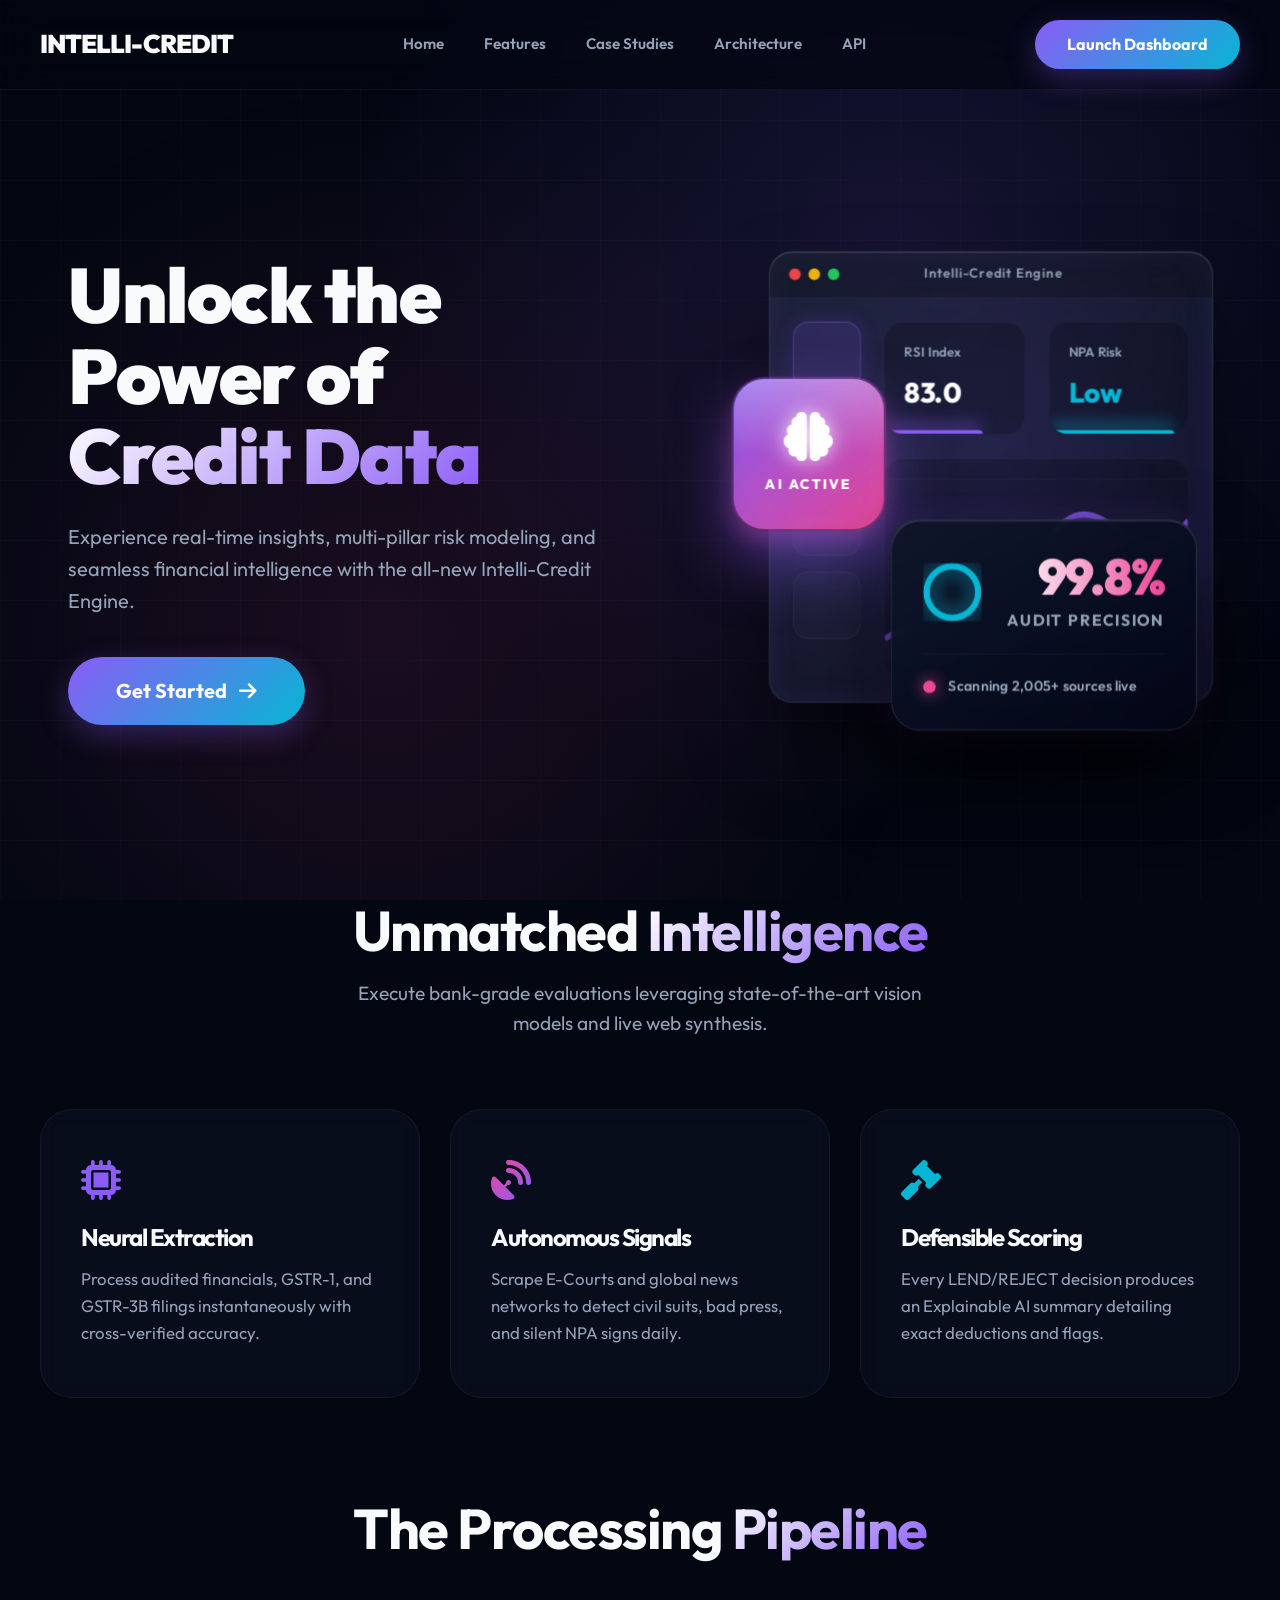
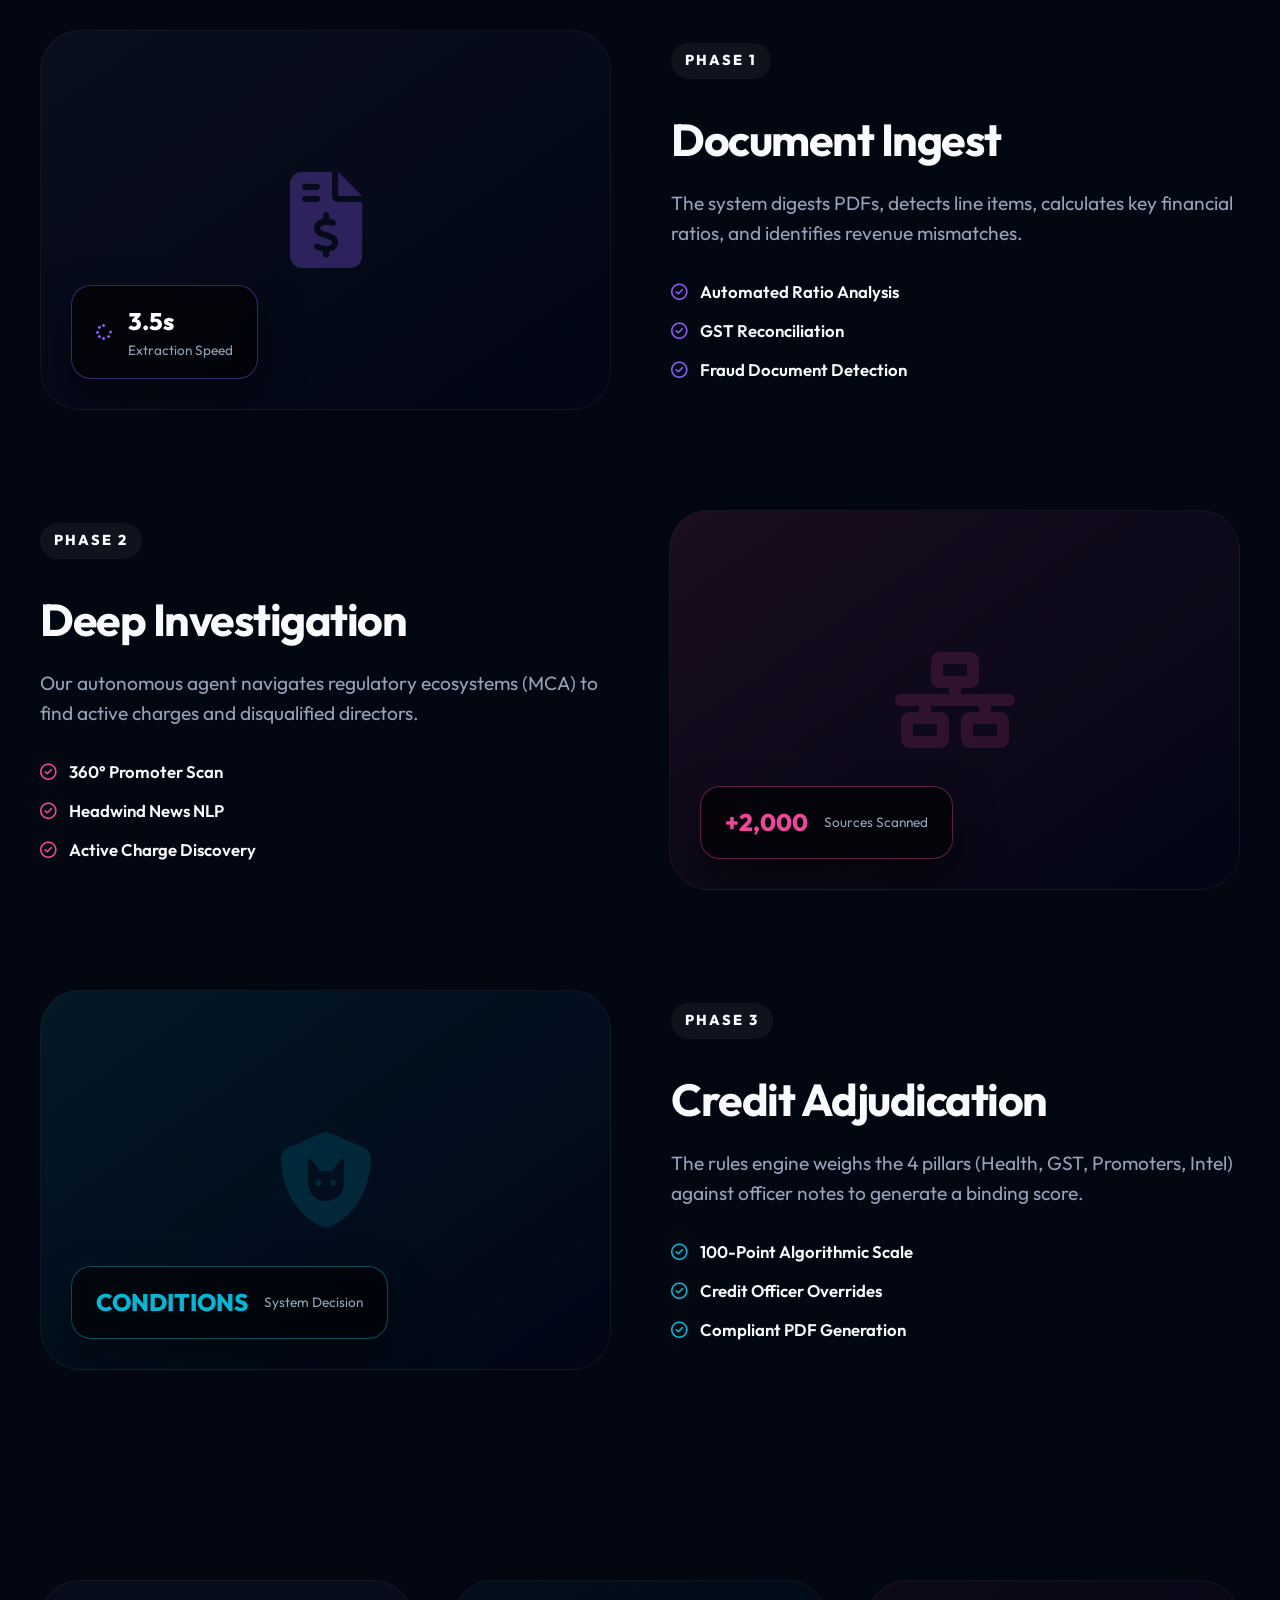
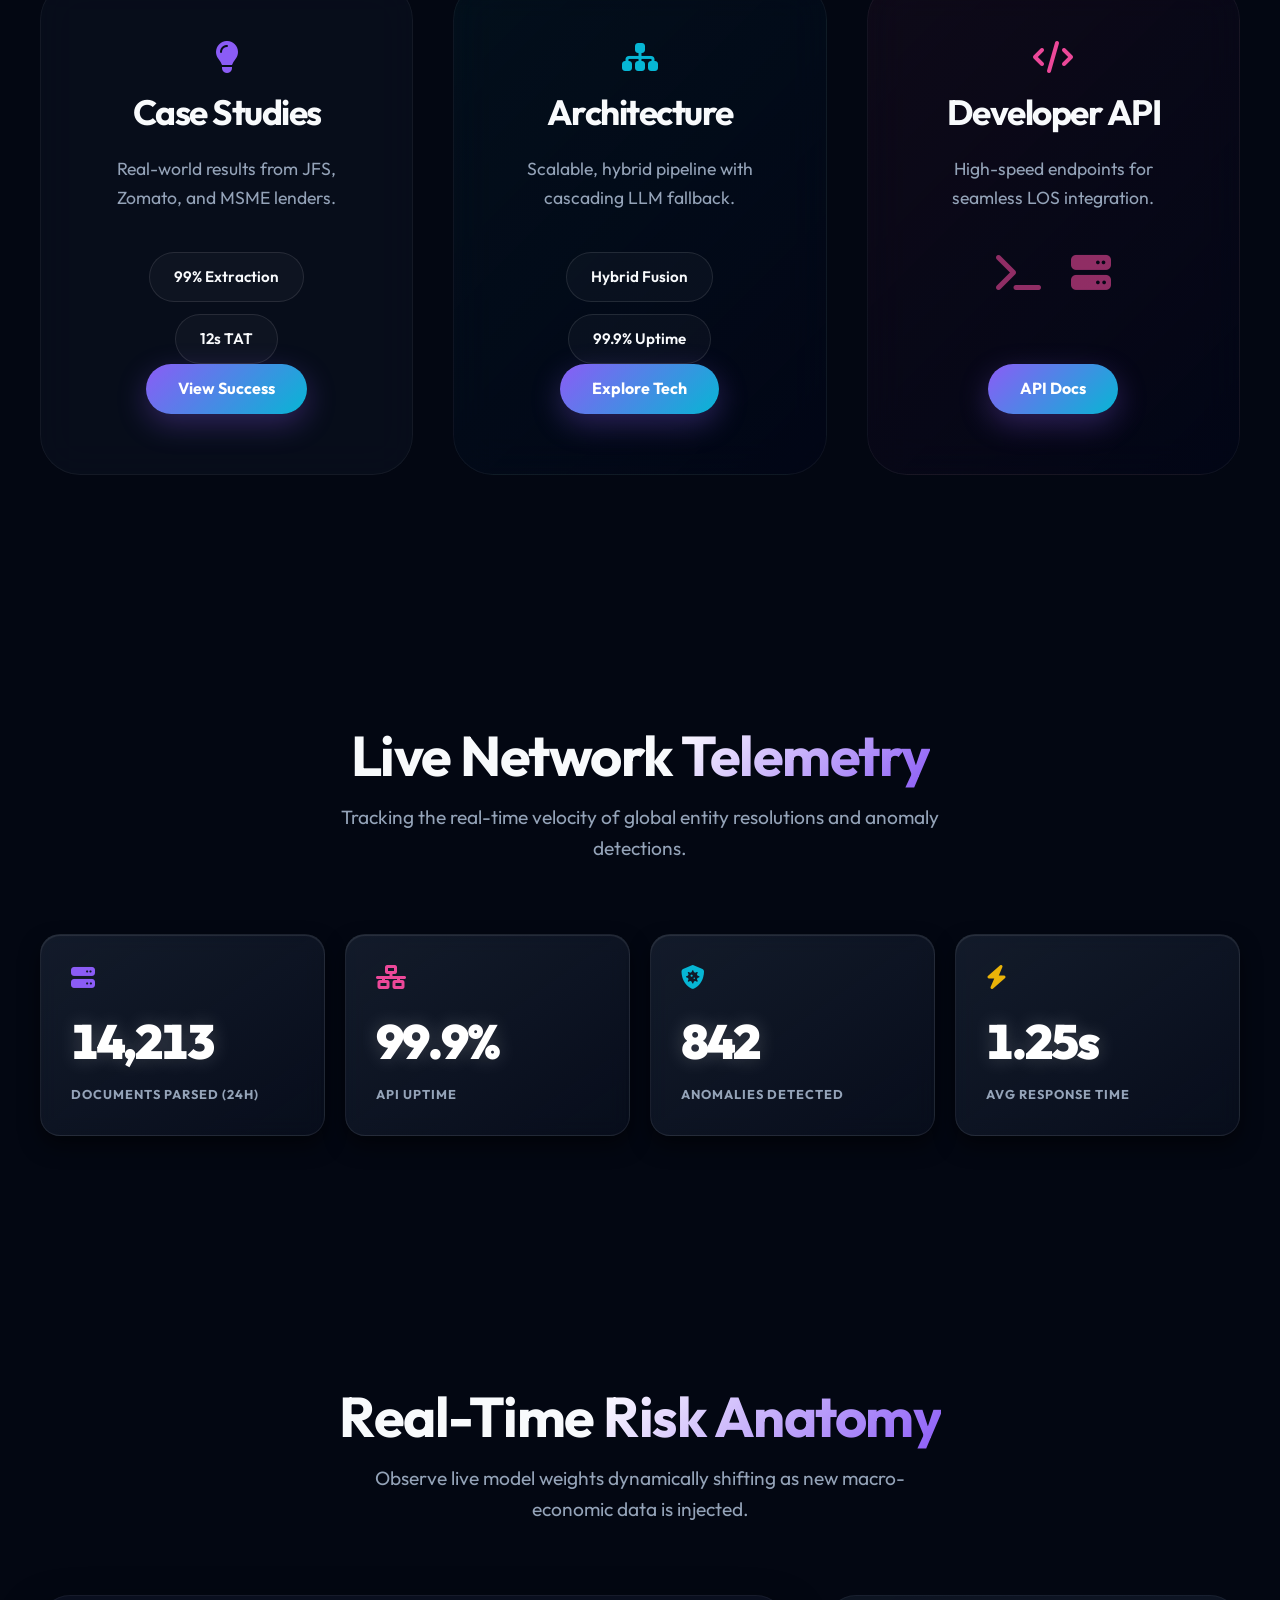
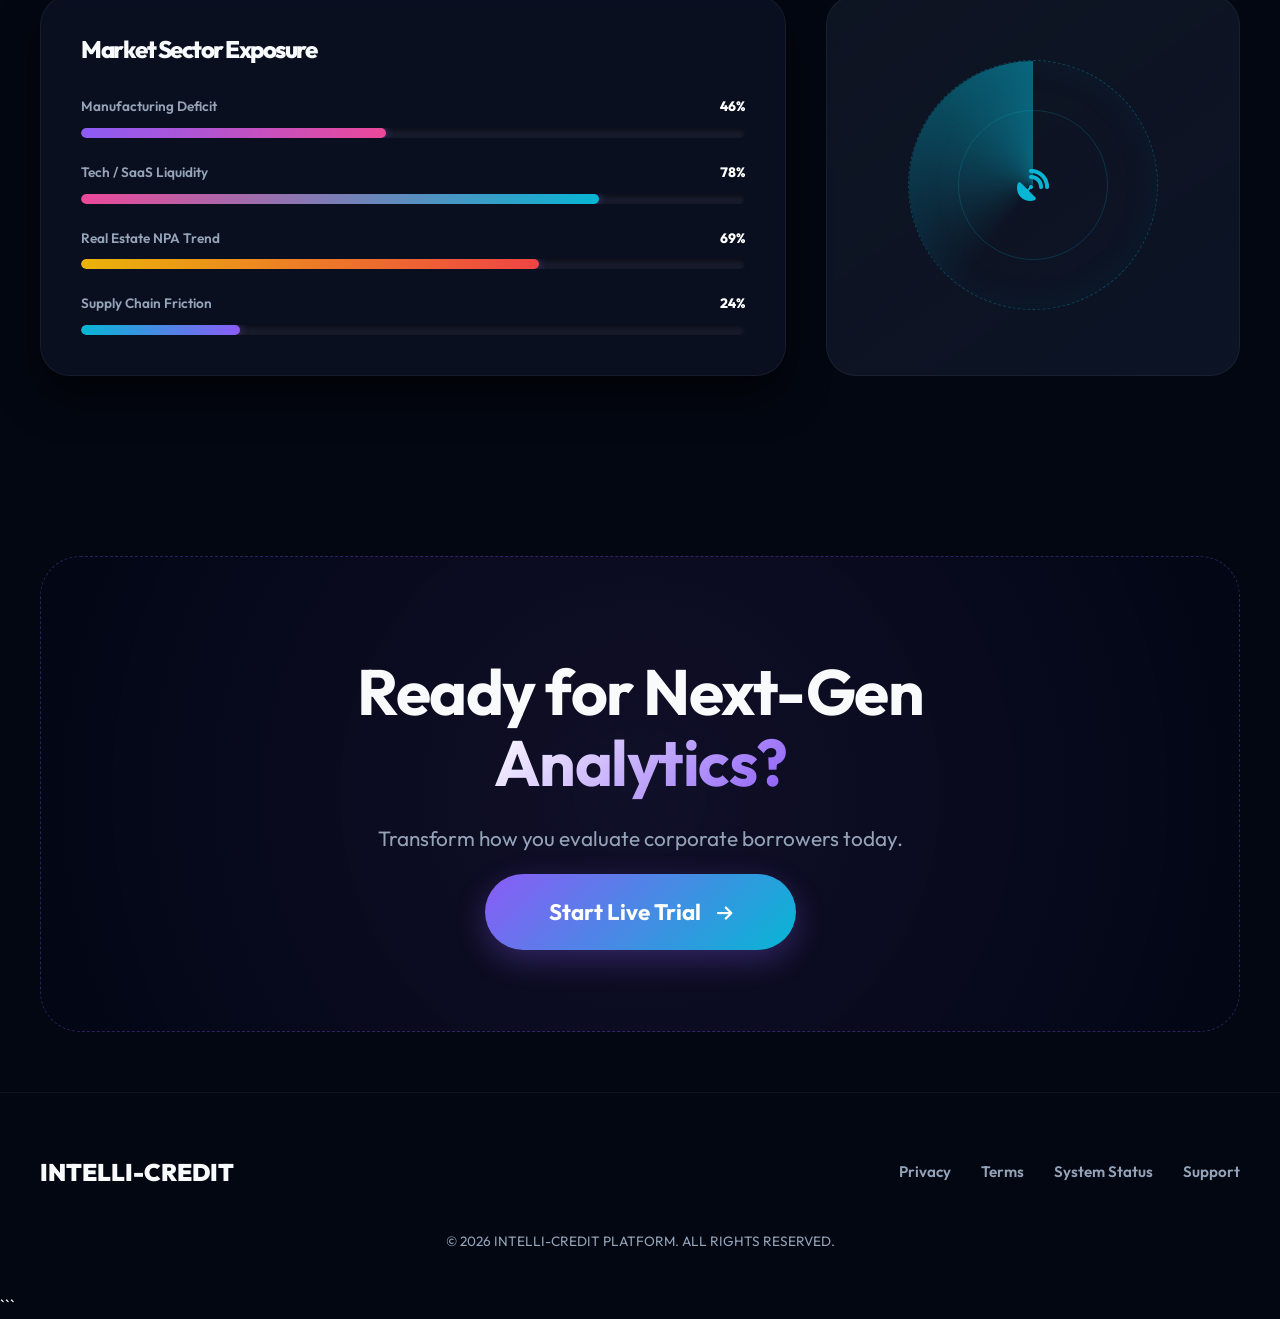
<file: frontend/index.html>
<!DOCTYPE html>
<html lang="en">

<head>
    <meta charset="UTF-8">
    <meta name="viewport" content="width=device-width, initial-scale=1.0">
    <title>Intelli-Credit | The Future of Credit Analytics</title>

    <!-- Modern Typeface -->
    <link rel="preconnect" href="https://fonts.googleapis.com">
    <link rel="preconnect" href="https://fonts.gstatic.com" crossorigin>
    <link href="https://fonts.googleapis.com/css2?family=Outfit:wght@400;600;700;800;900&display=swap" rel="stylesheet">

    <!-- Font Awesome Icons -->
    <link rel="stylesheet" href="https://cdnjs.cloudflare.com/ajax/libs/font-awesome/6.5.1/css/all.min.css">

    <!-- Premium Styles -->
    <link rel="stylesheet" href="landing.css">
</head>

<body>
    <!-- Background Effects -->
    <div class="bg-grid"></div>
    <div class="bg-glow"></div>

    <!-- Navigation -->
    <nav>
        <div class="nav-container">
            <div class="logo">INTELLI-CREDIT</div>
            <div class="nav-items">
                <a href="index.html">Home</a>
                <a href="features.html">Features</a>
                <a href="case-studies.html">Case Studies</a>
                <a href="architecture.html">Architecture</a>
                <a href="api-docs.html">API</a>
            </div>
            <a href="dashboard.html" class="btn-p">Launch Dashboard</a>
        </div>
    </nav>

    <main>
        <!-- 1. Hero Section -->
        <section class="hero">
            <div class="container hero-wrapper reveal">
                <!-- Left: Headings & CTA -->
                <div class="hero-content">
                    <h1>Unlock the <br>Power of <br><span class="grad-t">Credit Data</span></h1>
                    <p>Experience real-time insights, multi-pillar risk modeling, and seamless financial intelligence
                        with the all-new Intelli-Credit Engine.</p>
                    <div style="display: flex; gap: 20px;">
                        <a href="dashboard.html" class="btn-p" style="padding: 18px 48px; font-size: 1.25rem;">Get
                            Started <i class="fa-solid fa-arrow-right" style="margin-left: 8px;"></i></a>
                    </div>
                </div>

                <!-- Right: Floating Abstract Cards Visualizer -->
                <div class="hero-visual">
                    <!-- Base App Card -->
                    <div class="card-main">
                        <!-- Top Header Bar -->
                        <div class="card-main-header">
                            <div class="dots">
                                <span></span><span></span><span></span>
                            </div>
                            <div class="header-title">Intelli-Credit Engine</div>
                        </div>

                        <div class="card-main-body">
                            <!-- Left sidebar mock -->
                            <div class="sidebar-mock">
                                <div class="nav-mock active"></div>
                                <div class="nav-mock"></div>
                                <div class="nav-mock"></div>
                                <div class="nav-mock"></div>
                            </div>
                            <!-- Main content mock -->
                            <div class="content-mock">
                                <div class="stats-row">
                                    <div class="stat-box">
                                        <div class="title">RSI Index</div>
                                        <div class="val">84.2</div>
                                        <div class="sparkline"></div>
                                    </div>
                                    <div class="stat-box">
                                        <div class="title">NPA Risk</div>
                                        <div class="val" style="color: #06b6d4;">Low</div>
                                        <div class="sparkline green"></div>
                                    </div>
                                </div>
                                <div class="chart-mock">
                                    <div class="chart-line"></div>
                                    <div class="chart-line"></div>
                                    <div class="chart-line"></div>
                                    <svg viewBox="0 0 100 50" preserveAspectRatio="none">
                                        <defs>
                                            <linearGradient id="grad2" x1="0%" y1="0%" x2="0%" y2="100%">
                                                <stop offset="0%" style="stop-color:var(--primary);stop-opacity:0.4" />
                                                <stop offset="100%" style="stop-color:var(--primary);stop-opacity:0" />
                                            </linearGradient>
                                        </defs>
                                        <path d="M0,50 L0,40 C20,30 30,50 50,20 C70,-10 80,30 100,10 L100,50 Z"
                                            fill="url(#grad2)"></path>
                                        <path d="M0,40 C20,30 30,50 50,20 C70,-10 80,30 100,10" fill="none"
                                            stroke="var(--primary)" stroke-width="1.5"></path>
                                    </svg>
                                </div>
                            </div>
                        </div>
                    </div>

                    <!-- Vibrant Floating Accent Shape -->
                    <div class="card-accent">
                        <div class="accent-glass">
                            <i class="fa-solid fa-brain"></i>
                            <div class="accent-text">AI ACTIVE</div>
                        </div>
                    </div>

                    <!-- Front Floating Data Card -->
                    <div class="card-data">
                        <div class="card-data-top">
                            <div class="ring-chart">
                                <svg viewBox="0 0 36 36">
                                    <path class="circle-bg"
                                        d="M18 2.0845 a 15.9155 15.9155 0 0 1 0 31.831 a 15.9155 15.9155 0 0 1 0 -31.831" />
                                    <path class="circle" stroke-dasharray="99.8, 100"
                                        d="M18 2.0845 a 15.9155 15.9155 0 0 1 0 31.831 a 15.9155 15.9155 0 0 1 0 -31.831" />
                                </svg>
                            </div>
                            <div style="text-align: right;">
                                <div class="val">99.8%</div>
                                <div class="lbl">Audit Precision</div>
                            </div>
                        </div>
                        <div class="card-data-bottom">
                            <div class="pulse-dot"></div>
                            <span>Scanning 2,000+ sources live</span>
                        </div>
                    </div>
                </div>
            </div>
        </section>

        <!-- 2. Core Pillars / Features -->
        <section class="container" id="features">
            <div class="sec-title reveal">
                <h2>Unmatched <span class="grad-t">Intelligence</span></h2>
                <p>Execute bank-grade evaluations leveraging state-of-the-art vision models and live web synthesis.</p>
            </div>

            <div class="features-grid">
                <div class="feat-card reveal">
                    <i class="fa-solid fa-microchip feat-icon-1"></i>
                    <h3>Neural Extraction</h3>
                    <p>Process audited financials, GSTR-1, and GSTR-3B filings instantaneously with cross-verified
                        accuracy.</p>
                </div>

                <div class="feat-card reveal" style="transition-delay: 0.1s;">
                    <i class="fa-solid fa-satellite-dish feat-icon-2"></i>
                    <h3>Autonomous Signals</h3>
                    <p>Scrape E-Courts and global news networks to detect civil suits, bad press, and silent NPA signs
                        daily.</p>
                </div>

                <div class="feat-card reveal" style="transition-delay: 0.2s;">
                    <i class="fa-solid fa-gavel feat-icon-3"></i>
                    <h3>Defensible Scoring</h3>
                    <p>Every LEND/REJECT decision produces an Explainable AI summary detailing exact deductions and
                        flags.</p>
                </div>
            </div>
        </section>

        <!-- 3. Orchestration Workflow -->
        <section class="container" style="margin-top: 100px;" id="architecture">
            <div class="sec-title reveal">
                <h2>The Processing <span class="grad-t">Pipeline</span></h2>
            </div>

            <div class="workflow-row reveal">
                <div class="workflow-text">
                    <span>PHASE 1</span>
                    <h3>Document Ingest</h3>
                    <p>The system digests PDFs, detects line items, calculates key financial ratios, and identifies
                        revenue mismatches.</p>
                    <ul class="workflow-list">
                        <li><i class="fa-regular fa-circle-check" style="color: var(--primary);"></i> Automated Ratio
                            Analysis</li>
                        <li><i class="fa-regular fa-circle-check" style="color: var(--primary);"></i> GST Reconciliation
                        </li>
                        <li><i class="fa-regular fa-circle-check" style="color: var(--primary);"></i> Fraud Document
                            Detection</li>
                    </ul>
                </div>
                <div class="workflow-visual">
                    <i class="fa-solid fa-file-invoice-dollar viz-icon" style="color: var(--primary);"></i>
                    <div class="viz-badge" style="border-color: rgba(139, 92, 246, 0.4);">
                        <i class="fa-solid fa-spinner fa-spin" style="color: var(--primary);"></i>
                        <div>
                            <div class="val" style="color: #fff;">3.5s</div>
                            <div class="lbl">Extraction Speed</div>
                        </div>
                    </div>
                </div>
            </div>

            <div class="workflow-row reveal">
                <div class="workflow-text">
                    <span>PHASE 2</span>
                    <h3>Deep Investigation</h3>
                    <p>Our autonomous agent navigates regulatory ecosystems (MCA) to find active charges and
                        disqualified directors.</p>
                    <ul class="workflow-list">
                        <li><i class="fa-regular fa-circle-check" style="color: var(--secondary);"></i> 360° Promoter
                            Scan</li>
                        <li><i class="fa-regular fa-circle-check" style="color: var(--secondary);"></i> Headwind News
                            NLP</li>
                        <li><i class="fa-regular fa-circle-check" style="color: var(--secondary);"></i> Active Charge
                            Discovery</li>
                    </ul>
                </div>
                <div class="workflow-visual"
                    style="background: linear-gradient(145deg, rgba(236, 72, 153, 0.1), rgba(2, 6, 23, 0.8));">
                    <i class="fa-solid fa-network-wired viz-icon" style="color: var(--secondary); opacity: 0.15;"></i>
                    <div class="viz-badge" style="border-color: rgba(236, 72, 153, 0.4);">
                        <div class="val" style="color: var(--secondary);">+2,000</div>
                        <div class="lbl">Sources Scanned</div>
                    </div>
                </div>
            </div>

            <div class="workflow-row reveal">
                <div class="workflow-text">
                    <span>PHASE 3</span>
                    <h3>Credit Adjudication</h3>
                    <p>The rules engine weighs the 4 pillars (Health, GST, Promoters, Intel) against officer notes to
                        generate a binding score.</p>
                    <ul class="workflow-list">
                        <li><i class="fa-regular fa-circle-check" style="color: var(--accent);"></i> 100-Point
                            Algorithmic Scale</li>
                        <li><i class="fa-regular fa-circle-check" style="color: var(--accent);"></i> Credit Officer
                            Overrides</li>
                        <li><i class="fa-regular fa-circle-check" style="color: var(--accent);"></i> Compliant PDF
                            Generation</li>
                    </ul>
                </div>
                <div class="workflow-visual"
                    style="background: linear-gradient(145deg, rgba(6, 182, 212, 0.1), rgba(2, 6, 23, 0.8));">
                    <i class="fa-solid fa-shield-cat viz-icon" style="color: var(--accent); opacity: 0.15;"></i>
                    <div class="viz-badge" style="border-color: rgba(6, 182, 212, 0.4);">
                        <div class="val" style="color: var(--accent);">CONDITIONS</div>
                        <div class="lbl">System Decision</div>
                    </div>
                </div>
            </div>
        </section>

        <!-- 4. Ecosystem & Security -->
        <section class="container" style="padding-top: 50px;" id="case-studies">
            <div class="dual-section reveal" style="grid-template-columns: repeat(3, 1fr);">
                <!-- Use Cases Panel -->
                <div class="sub-panel glass-card">
                    <i class="fa-solid fa-lightbulb"
                        style="color: var(--primary); font-size: 2rem; margin-bottom: 20px;"></i>
                    <h3>Case Studies</h3>
                    <p>Real-world results from JFS, Zomato, and MSME lenders.</p>
                    <div class="ind-tags">
                        <div class="ind-tag">99% Extraction</div>
                        <div class="ind-tag">12s TAT</div>
                    </div>
                    <a href="case-studies.html" class="btn-p">View Success</a>
                </div>

                <!-- Architecture Panel -->
                <div class="sub-panel glass-card" id="architecture-teaser"
                    style="background: linear-gradient(135deg, rgba(6, 182, 212, 0.05), rgba(2, 6, 23, 0.8));">
                    <i class="fa-solid fa-sitemap"
                        style="color: var(--accent); font-size: 2rem; margin-bottom: 20px;"></i>
                    <h3>Architecture</h3>
                    <p>Scalable, hybrid pipeline with cascading LLM fallback.</p>
                    <div class="ind-tags">
                        <div class="ind-tag">Hybrid Fusion</div>
                        <div class="ind-tag">99.9% Uptime</div>
                    </div>
                    <a href="architecture.html" class="btn-p">Explore Tech</a>
                </div>

                <!-- API Panel -->
                <div class="sub-panel glass-card" id="api"
                    style="background: linear-gradient(135deg, rgba(236, 72, 153, 0.05), rgba(2, 6, 23, 0.8));">
                    <i class="fa-solid fa-code"
                        style="color: var(--secondary); font-size: 2rem; margin-bottom: 20px;"></i>
                    <h3>Developer API</h3>
                    <p>High-speed endpoints for seamless LOS integration.</p>
                    <div class="sec-icons" style="margin-bottom: 20px;">
                        <i class="fa-solid fa-terminal" style="color: var(--secondary);"></i>
                        <i class="fa-solid fa-server" style="color: var(--secondary);"></i>
                    </div>
                    <a href="api-docs.html" class="btn-p">API Docs</a>
                </div>
            </div>
        </section>

        <!-- 5. Live Global Telemetry -->
        <section class="container" style="padding-top: 250px;">
            <div class="sec-title reveal">
                <h2>Live Network <span class="grad-t">Telemetry</span></h2>
                <p>Tracking the real-time velocity of global entity resolutions and anomaly detections.</p>
            </div>
            <div class="telemetry-grid reveal">
                <div class="tel-card">
                    <i class="fa-solid fa-server" style="color: var(--primary); font-size: 1.5rem;"></i>
                    <div class="tel-val" id="tel-docs">14,209</div>
                    <div class="tel-lbl">Documents Parsed (24h)</div>
                </div>
                <div class="tel-card">
                    <i class="fa-solid fa-network-wired" style="color: var(--secondary); font-size: 1.5rem;"></i>
                    <div class="tel-val" id="tel-api">99.9%</div>
                    <div class="tel-lbl">API Uptime</div>
                </div>
                <div class="tel-card">
                    <i class="fa-solid fa-shield-virus" style="color: var(--accent); font-size: 1.5rem;"></i>
                    <div class="tel-val" id="tel-fraud">842</div>
                    <div class="tel-lbl">Anomalies Detected</div>
                </div>
                <div class="tel-card">
                    <i class="fa-solid fa-bolt" style="color: #eab308; font-size: 1.5rem;"></i>
                    <div class="tel-val" id="tel-speed">1.4s</div>
                    <div class="tel-lbl">Avg Response Time</div>
                </div>
            </div>
        </section>

        <!-- 6. Real-Time Risk Anatomy -->
        <section class="container" style="padding-top: 250px; padding-bottom: 100px;">
            <div class="sec-title reveal">
                <h2>Real-Time <span class="grad-t">Risk Anatomy</span></h2>
                <p>Observe live model weights dynamically shifting as new macro-economic data is injected.</p>
            </div>

            <div class="risk-row reveal">
                <div class="risk-chart-panel">
                    <h3 style="font-size: 1.5rem; font-weight: 800; margin-bottom: 10px;">Market Sector Exposure</h3>
                    <div class="data-bar-wrap">
                        <div class="d-label"><span>Manufacturing Deficit</span><span class="d-val"
                                id="db-val-1">42%</span></div>
                        <div class="d-track">
                            <div class="d-fill" id="df-1" style="width: 42%;"></div>
                        </div>
                    </div>
                    <div class="data-bar-wrap">
                        <div class="d-label"><span>Tech / SaaS Liquidity</span><span class="d-val"
                                id="db-val-2">78%</span></div>
                        <div class="d-track">
                            <div class="d-fill" id="df-2"
                                style="width: 78%; background: linear-gradient(90deg, var(--secondary), var(--accent));">
                            </div>
                        </div>
                    </div>
                    <div class="data-bar-wrap">
                        <div class="d-label"><span>Real Estate NPA Trend</span><span class="d-val"
                                id="db-val-3">61%</span></div>
                        <div class="d-track">
                            <div class="d-fill" id="df-3"
                                style="width: 61%; background: linear-gradient(90deg, #eab308, #ef4444);"></div>
                        </div>
                    </div>
                    <div class="data-bar-wrap">
                        <div class="d-label"><span>Supply Chain Friction</span><span class="d-val"
                                id="db-val-4">24%</span></div>
                        <div class="d-track">
                            <div class="d-fill" id="df-4"
                                style="width: 24%; background: linear-gradient(90deg, var(--accent), var(--primary));">
                            </div>
                        </div>
                    </div>
                </div>

                <div class="risk-map-panel">
                    <div class="radar-container">
                        <div class="radar"></div>
                        <div class="radar-circle-inner"></div>
                        <div class="radar-dot dot-1"></div>
                        <div class="radar-dot dot-2"></div>
                        <div class="radar-dot dot-3"></div>
                        <i class="fa-solid fa-satellite-dish" style="color: var(--accent); font-size: 2rem;"></i>
                    </div>
                </div>
            </div>
        </section>

        <!-- 5. Bottom CTA -->
        <section class="container">
            <div class="cta-box reveal">
                <h2>Ready for Next-Gen <br><span class="grad-t">Analytics?</span></h2>
                <p>Transform how you evaluate corporate borrowers today.</p>
                <a href="dashboard.html" class="btn-p" style="padding: 24px 64px; font-size: 1.4rem;">Start Live Trial
                    <i class="fa-solid fa-arrow-right" style="margin-left: 12px; font-size: 1.1rem;"></i></a>
            </div>
        </section>
    </main>

    <!-- Footer -->
    <footer>
        <div class="footer-wrap">
            <div class="f-logo">INTELLI-CREDIT</div>
            <div class="f-links">
                <span>Privacy</span>
                <span>Terms</span>
                <span>System Status</span>
                <span>Support</span>
            </div>
        </div>
        <div class="f-copy">&copy; 2026 INTELLI-CREDIT PLATFORM. ALL RIGHTS RESERVED.</div>
    </footer>

    <!-- Animations Script -->
    <script>
        const observer = new IntersectionObserver((entries) => {
            entries.forEach(entry => {
                if (entry.isIntersecting) {
                    entry.target.classList.add('visible');
                }
            });
        }, { threshold: 0.1 });

        document.querySelectorAll('.reveal, .reveal-left, .reveal-right').forEach(el => observer.observe(el));

        // 3D Parallax Mouse Tracking for Hero Visual Elements
        const heroVisual = document.querySelector('.hero-visual');
        if (heroVisual) {
            heroVisual.addEventListener('mouseenter', () => {
                heroVisual.classList.add('tracking');
            });

            heroVisual.addEventListener('mousemove', (e) => {
                const rect = heroVisual.getBoundingClientRect();
                const x = e.clientX - rect.left - (rect.width / 2);
                const y = e.clientY - rect.top - (rect.height / 2);

                // Calculate tilt limits (max 15 degrees)
                const xAxis = -(y / rect.height) * 20;
                const yAxis = (x / rect.width) * 20;

                heroVisual.style.transform = `rotateX(${xAxis}deg) rotateY(${yAxis}deg)`;
            });

            heroVisual.addEventListener('mouseleave', () => {
                heroVisual.classList.remove('tracking');
                heroVisual.style.transform = `rotateX(0deg) rotateY(0deg)`;
            });

            // Live Telemetry Number Simulation (Hero)
            setInterval(() => {
                // Update RSI Index
                const rsi = document.querySelector('.stats-row .stat-box:nth-child(1) .val');
                if (rsi) rsi.innerText = (82 + Math.random() * 5).toFixed(1);

                // Update Scanned Sources Counter
                const sourcesNode = document.querySelector('.card-data-bottom span');
                if (sourcesNode) {
                    let text = sourcesNode.innerText;
                    let currentCount = parseInt(text.replace(/[^0-9]/g, '')) || 2041;
                    if (currentCount > 50000) currentCount = 2041; // reset loop guard
                    currentCount += Math.floor(Math.random() * 9) + 1;
                    sourcesNode.innerText = `Scanning ${currentCount.toLocaleString()}+ sources live`;
                }
            }, 1800);
        }

        // Live Global Telemetry Animations (Section 5)
        let docCount = 14209;
        let anomalyCount = 842;
        setInterval(() => {
            docCount += Math.floor(Math.random() * 5);
            const tDocs = document.getElementById('tel-docs');
            if (tDocs) tDocs.innerText = docCount.toLocaleString();

            const tSpeed = document.getElementById('tel-speed');
            if (tSpeed) tSpeed.innerText = (1.2 + Math.random() * 0.4).toFixed(2) + 's';

            if (Math.random() > 0.8) {
                anomalyCount += 1;
                const tFraud = document.getElementById('tel-fraud');
                if (tFraud) tFraud.innerText = anomalyCount.toLocaleString();
            }
        }, 1100);

        // Real Time Risk Anatomy Bars (Section 6)
        setInterval(() => {
            const dataBars = [
                { id: 1, base: 42, variance: 7 },
                { id: 2, base: 78, variance: 5 },
                { id: 3, base: 61, variance: 9 },
                { id: 4, base: 24, variance: 4 }
            ];

            dataBars.forEach(bar => {
                const shift = (Math.random() * bar.variance * 2) - bar.variance;
                const newVal = Math.round(bar.base + shift);

                const dbVal = document.getElementById(`db-val-${bar.id}`);
                const dbFill = document.getElementById(`df-${bar.id}`);

                if (dbVal && dbFill) {
                    dbVal.innerText = newVal + '%';
                    dbFill.style.width = newVal + '%';
                }
            });
        }, 2500);
    </script>
</body>

</html>
```
</file>
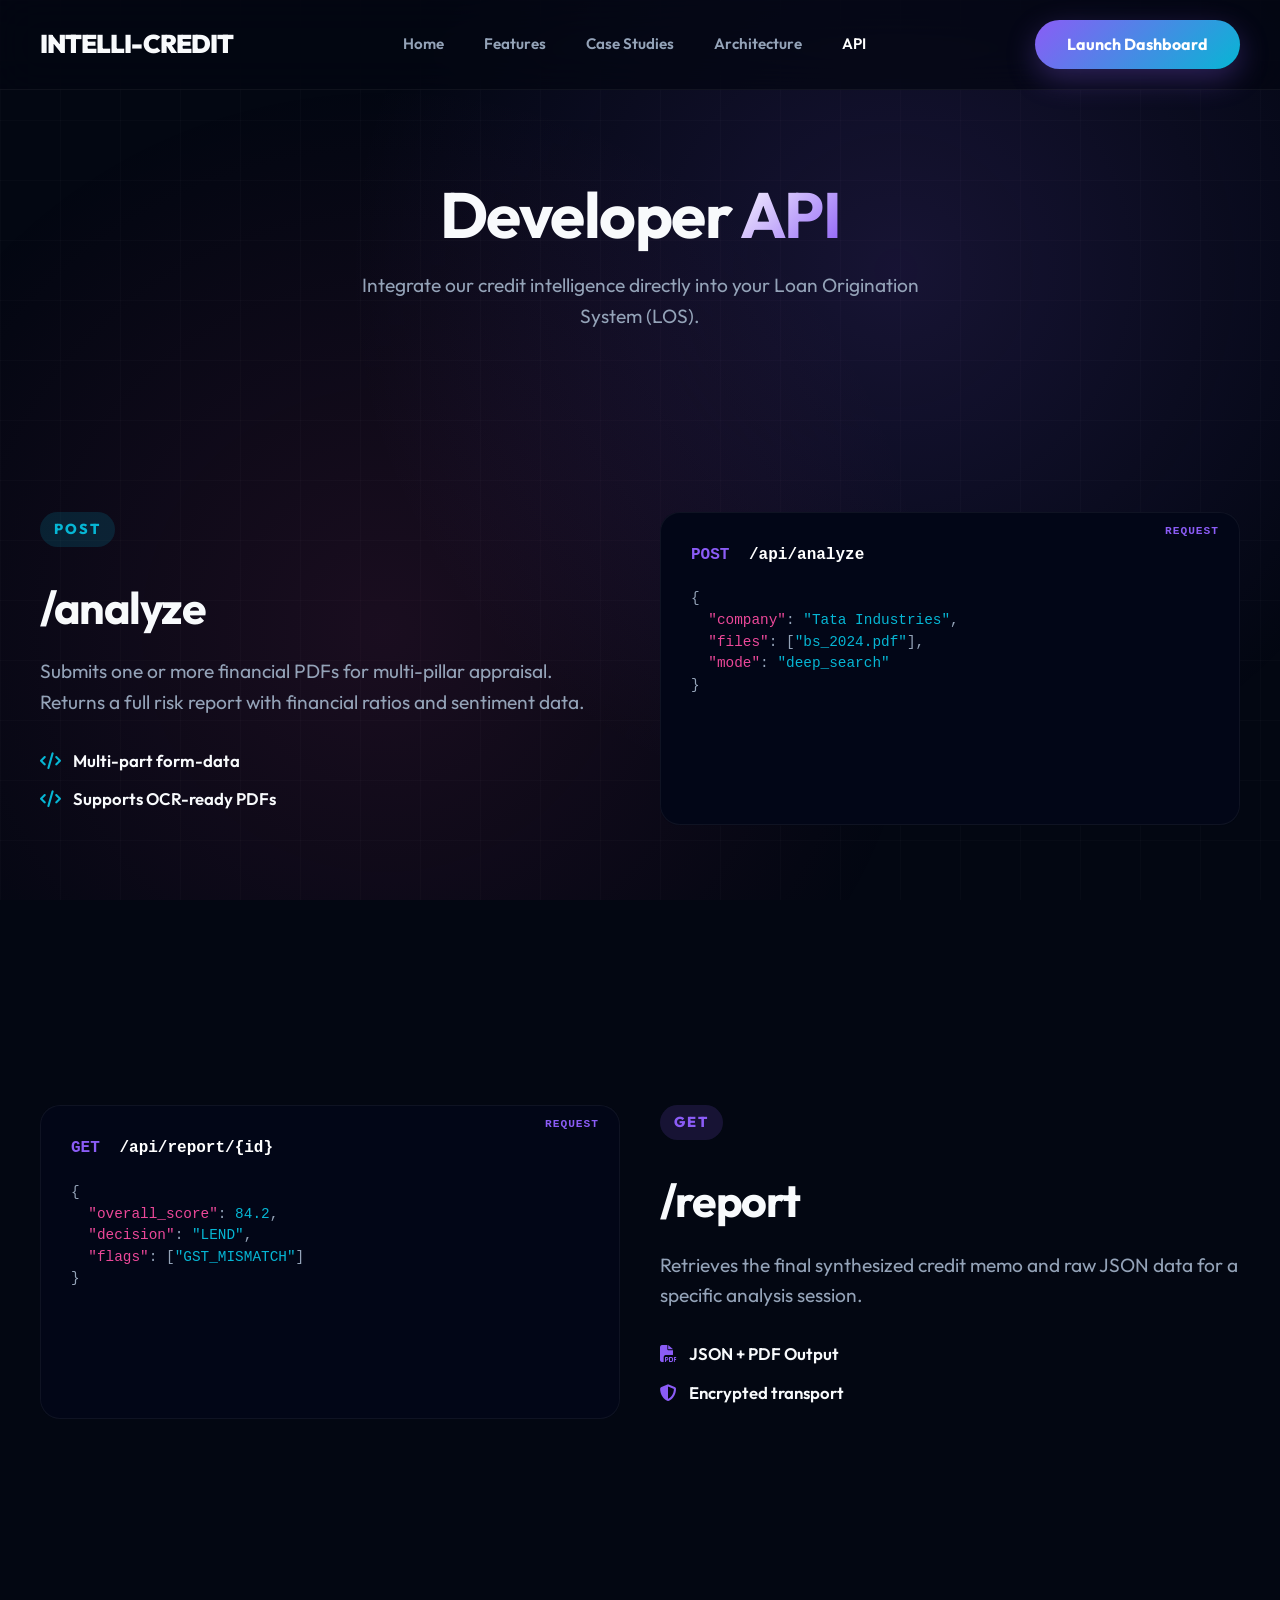
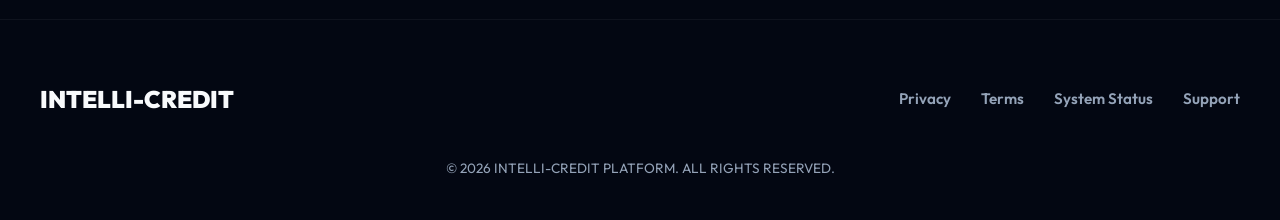
<file: frontend/api-docs.html>
<!DOCTYPE html>
<html lang="en">

<head>
    <meta charset="UTF-8">
    <meta name="viewport" content="width=device-width, initial-scale=1.0">
    <title>API Documentation | Intelli-Credit</title>
    <link href="https://fonts.googleapis.com/css2?family=Outfit:wght@400;600;700;800;900&display=swap" rel="stylesheet">
    <link rel="stylesheet" href="https://cdnjs.cloudflare.com/ajax/libs/font-awesome/6.5.1/css/all.min.css">
    <link rel="stylesheet" href="landing.css">
    <style>
        .api-grid {
            display: grid;
            grid-template-columns: 1fr 1fr;
            gap: 40px;
            margin-top: 60px;
        }

        .code-block {
            background: #020617;
            border: 1px solid rgba(255, 255, 255, 0.05);
            border-radius: 20px;
            padding: 30px;
            font-family: 'Courier New', Courier, monospace;
            color: #94a3b8;
            overflow-x: auto;
            position: relative;
        }

        .code-block::before {
            content: "REQUEST";
            position: absolute;
            top: 10px;
            right: 20px;
            font-size: 0.7rem;
            font-weight: 800;
            color: var(--primary);
            letter-spacing: 1px;
        }

        .method {
            color: var(--primary);
            font-weight: 800;
            margin-right: 10px;
        }

        .endpoint {
            color: #fff;
            font-weight: 700;
        }

        pre {
            margin-top: 20px;
            font-size: 0.9rem;
            line-height: 1.5;
        }

        .key {
            color: var(--secondary);
        }

        .string {
            color: var(--accent);
        }
    </style>
</head>

<body>
    <div class="bg-grid"></div>
    <div class="bg-glow"></div>

    <nav>
        <div class="nav-container">
            <div class="logo"><a href="index.html">INTELLI-CREDIT</a></div>
            <div class="nav-items">
                <a href="index.html">Home</a>
                <a href="features.html">Features</a>
                <a href="case-studies.html">Case Studies</a>
                <a href="architecture.html">Architecture</a>
                <a href="api-docs.html" style="color:#fff;">API</a>
            </div>
            <a href="dashboard.html" class="btn-p">Launch Dashboard</a>
        </div>
    </nav>

    <main class="container feature-page" style="padding-top: 180px;">
        <div class="sec-title reveal visible">
            <h1 style="font-size: 4rem; margin-bottom: 20px;">Developer <span class="grad-t">API</span></h1>
            <p>Integrate our credit intelligence directly into your Loan Origination System (LOS).</p>
        </div>

        <section id="appraise" style="padding-top: 50px;">
            <div class="api-grid">
                <div class="workflow-text reveal-left visible" style="text-align: left;">
                    <span style="background: rgba(6, 182, 212, 0.15); color: var(--accent);">POST</span>
                    <h3>/analyze</h3>
                    <p>Submits one or more financial PDFs for multi-pillar appraisal. Returns a full risk report with
                        financial ratios and sentiment data.</p>
                    <ul class="workflow-list">
                        <li><i class="fa-solid fa-code" style="color: var(--accent);"></i> Multi-part form-data</li>
                        <li><i class="fa-solid fa-code" style="color: var(--accent);"></i> Supports OCR-ready PDFs</li>
                    </ul>
                </div>
                <div class="code-block glass-card reveal-right visible">
                    <div><span class="method">POST</span> <span class="endpoint">/api/analyze</span></div>
                    <pre>
{
  <span class="key">"company"</span>: <span class="string">"Tata Industries"</span>,
  <span class="key">"files"</span>: [<span class="string">"bs_2024.pdf"</span>],
  <span class="key">"mode"</span>: <span class="string">"deep_search"</span>
}
                    </pre>
                </div>
            </div>
        </section>

        <section id="status" style="padding-top: 100px; padding-bottom: 100px;">
            <div class="api-grid">
                <div class="code-block glass-card reveal-left visible" style="order: 1;">
                    <div><span class="method">GET</span> <span class="endpoint">/api/report/{id}</span></div>
                    <pre>
{
  <span class="key">"overall_score"</span>: <span class="string">84.2</span>,
  <span class="key">"decision"</span>: <span class="string">"LEND"</span>,
  <span class="key">"flags"</span>: [<span class="string">"GST_MISMATCH"</span>]
}
                    </pre>
                </div>
                <div class="workflow-text reveal-right visible" style="text-align: left; order: 2;">
                    <span style="background: rgba(139, 92, 246, 0.15); color: var(--primary);">GET</span>
                    <h3>/report</h3>
                    <p>Retrieves the final synthesized credit memo and raw JSON data for a specific analysis session.
                    </p>
                    <ul class="workflow-list">
                        <li><i class="fa-solid fa-file-pdf" style="color: var(--primary);"></i> JSON + PDF Output</li>
                        <li><i class="fa-solid fa-shield-halved" style="color: var(--primary);"></i> Encrypted transport
                        </li>
                    </ul>
                </div>
            </div>
        </section>
    </main>

    <footer style="margin-top: 100px;">
        <div class="footer-wrap">
            <div class="f-logo">INTELLI-CREDIT</div>
            <div class="f-links">
                <span>Privacy</span>
                <span>Terms</span>
                <span>System Status</span>
                <span>Support</span>
            </div>
        </div>
        <div class="f-copy">&copy; 2026 INTELLI-CREDIT PLATFORM. ALL RIGHTS RESERVED.</div>
    </footer>

    <script>
        const observer = new IntersectionObserver((entries) => {
            entries.forEach(entry => {
                if (entry.isIntersecting) {
                    entry.target.classList.add('visible');
                }
            });
        }, { threshold: 0.1 });
        document.querySelectorAll('.reveal, .reveal-left, .reveal-right').forEach(el => observer.observe(el));
    </script>
</body>

</html>
</file>
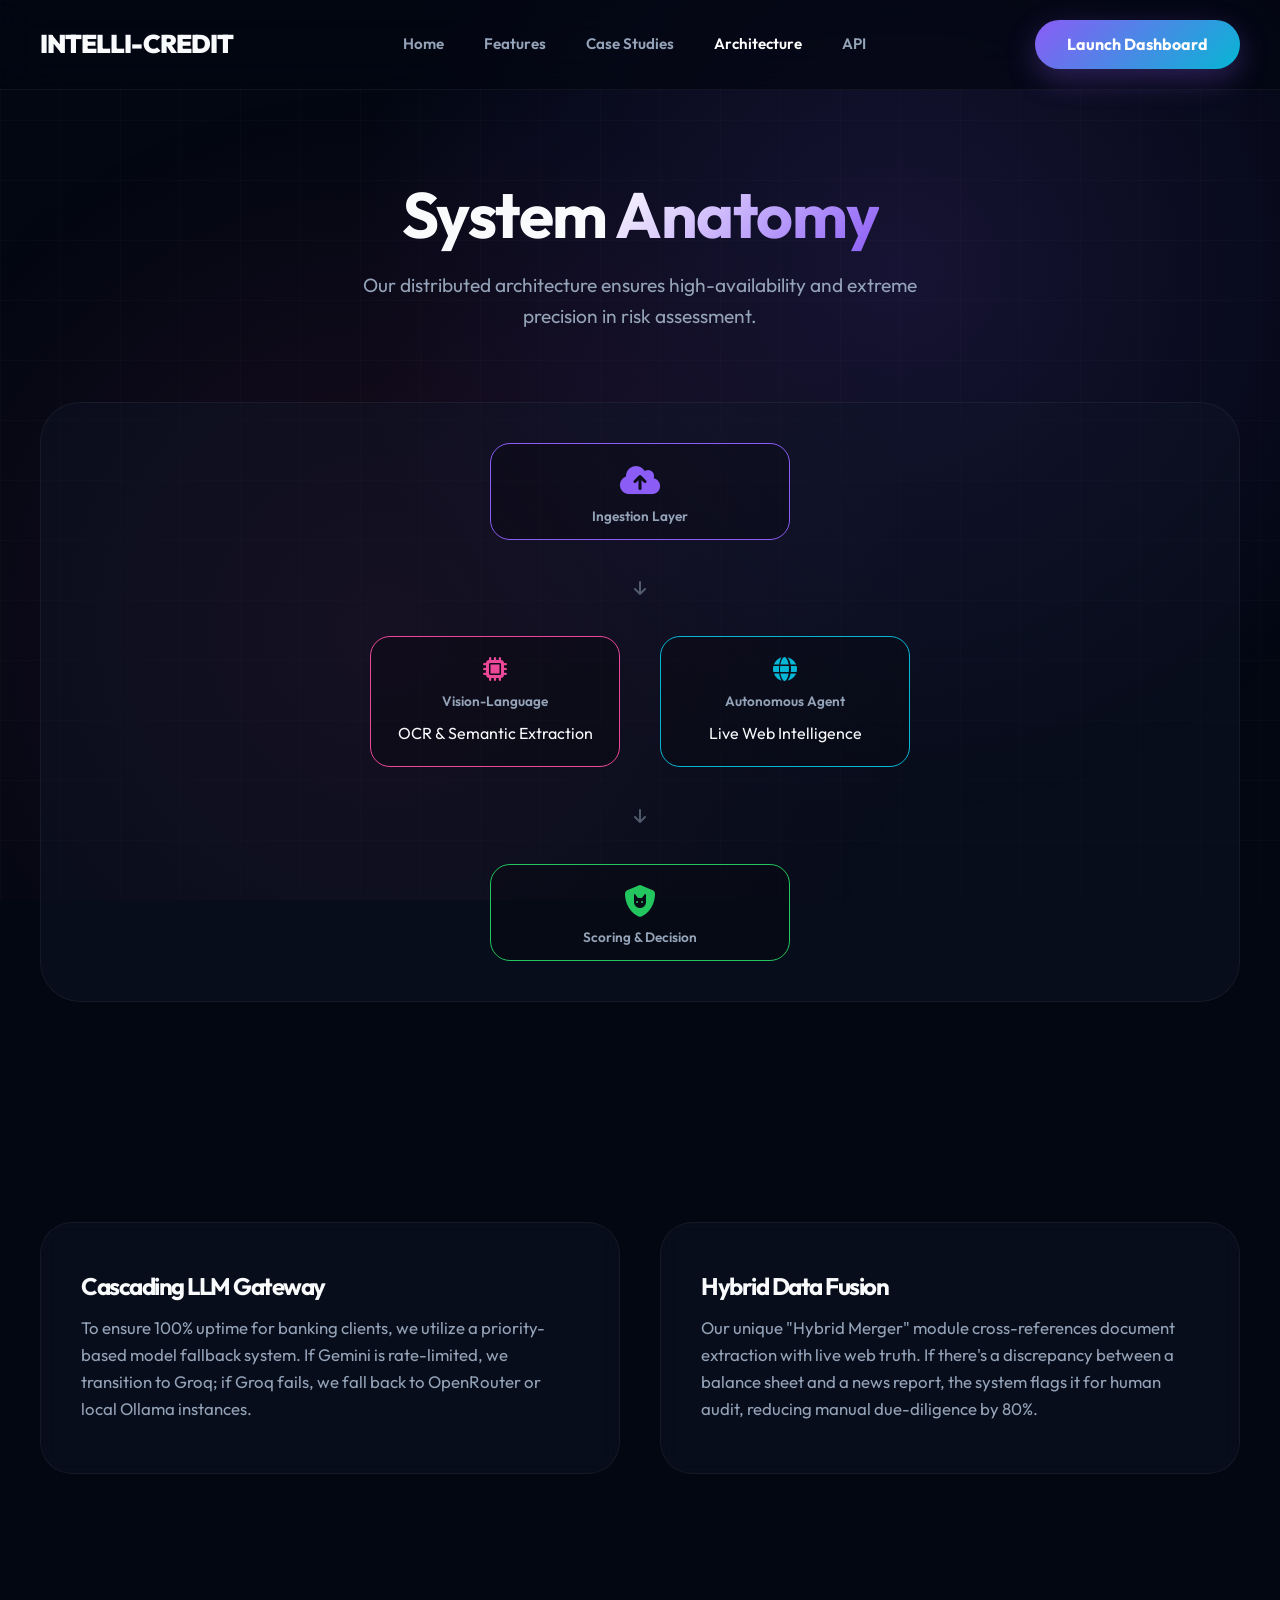
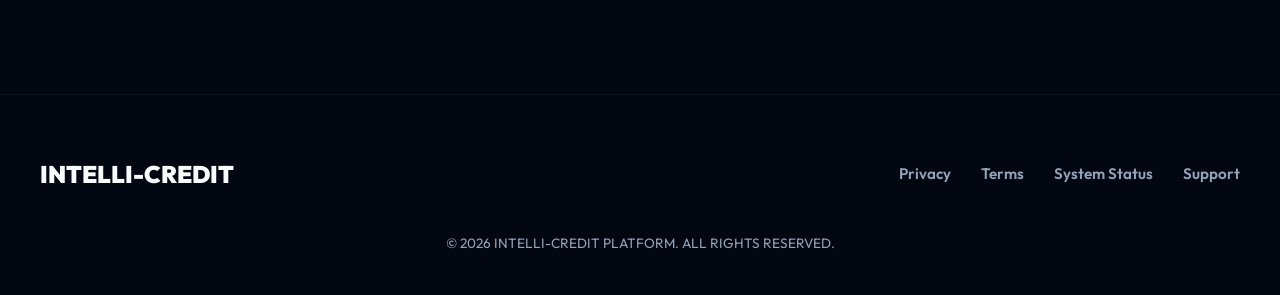
<file: frontend/architecture.html>
<!DOCTYPE html>
<html lang="en">

<head>
    <meta charset="UTF-8">
    <meta name="viewport" content="width=device-width, initial-scale=1.0">
    <title>Architecture | Intelli-Credit</title>
    <link href="https://fonts.googleapis.com/css2?family=Outfit:wght@400;600;700;800;900&display=swap" rel="stylesheet">
    <link rel="stylesheet" href="https://cdnjs.cloudflare.com/ajax/libs/font-awesome/6.5.1/css/all.min.css">
    <link rel="stylesheet" href="landing.css">
</head>

<body>
    <div class="bg-grid"></div>
    <div class="bg-glow"></div>

    <nav>
        <div class="nav-container">
            <div class="logo"><a href="index.html">INTELLI-CREDIT</a></div>
            <div class="nav-items">
                <a href="index.html">Home</a>
                <a href="features.html">Features</a>
                <a href="case-studies.html">Case Studies</a>
                <a href="architecture.html" style="color:#fff;">Architecture</a>
                <a href="api-docs.html">API</a>
            </div>
            <a href="dashboard.html" class="btn-p">Launch Dashboard</a>
        </div>
    </nav>

    <main class="container" style="padding-top: 180px;">
        <div class="sec-title reveal visible">
            <h1 style="font-size: 4rem; margin-bottom: 20px;">System <span class="grad-t">Anatomy</span></h1>
            <p>Our distributed architecture ensures high-availability and extreme precision in risk assessment.</p>
        </div>

        <div class="hero-visual reveal visible"
            style="height: 600px; padding: 40px; background: rgba(15, 23, 42, 0.4); border-radius: 40px; border: 1px solid var(--border-light); perspective: none;">
            <!-- Flow Diagram Simulation -->
            <div
                style="display: flex; flex-direction: column; gap: 40px; align-items: center; justify-content: center; height: 100%;">
                <div class="stat-box reveal-left visible"
                    style="width: 300px; text-align: center; border-color: var(--primary);">
                    <i class="fa-solid fa-cloud-arrow-up anim-float"
                        style="color: var(--primary); font-size: 2rem; margin-bottom: 10px;"></i>
                    <div class="title">Ingestion Layer</div>
                    <div class="lbl">Parallel PDF Parsing</div>
                </div>
                <i class="fa-solid fa-arrow-down reveal visible" style="color: var(--text-muted); opacity: 0.5;"></i>
                <div style="display: flex; gap: 40px;">
                    <div class="stat-box reveal-left visible"
                        style="width: 250px; text-align: center; border-color: var(--secondary);">
                        <i class="fa-solid fa-microchip anim-float"
                            style="color: var(--secondary); font-size: 1.5rem; margin-bottom: 10px;"></i>
                        <div class="title">Vision-Language</div>
                        <div class="lbl">OCR & Semantic Extraction</div>
                    </div>
                    <div class="stat-box reveal-right visible"
                        style="width: 250px; text-align: center; border-color: var(--accent);">
                        <i class="fa-solid fa-globe anim-float"
                            style="color: var(--accent); font-size: 1.5rem; margin-bottom: 10px;"></i>
                        <div class="title">Autonomous Agent</div>
                        <div class="lbl">Live Web Intelligence</div>
                    </div>
                </div>
                <i class="fa-solid fa-arrow-down reveal visible" style="color: var(--text-muted); opacity: 0.5;"></i>
                <div class="stat-box reveal visible" style="width: 300px; text-align: center; border-color: #22c55e;">
                    <i class="fa-solid fa-shield-cat anim-glow"
                        style="color: #22c55e; font-size: 2rem; margin-bottom: 10px;"></i>
                    <div class="title">Scoring & Decision</div>
                    <div class="lbl">Unified Risk Matrix</div>
                </div>
            </div>
        </div>

        <section style="display: grid; grid-template-columns: 1fr 1fr; gap: 40px; margin-top: 100px;">
            <div class="feat-card glass-card reveal-left visible">
                <h3>Cascading LLM Gateway</h3>
                <p>To ensure 100% uptime for banking clients, we utilize a priority-based model fallback system. If
                    Gemini is rate-limited, we transition to Groq; if Groq fails, we fall back to OpenRouter or local
                    Ollama instances.</p>
            </div>
            <div class="feat-card glass-card reveal-right visible">
                <h3>Hybrid Data Fusion</h3>
                <p>Our unique "Hybrid Merger" module cross-references document extraction with live web truth. If
                    there's a discrepancy between a balance sheet and a news report, the system flags it for human
                    audit, reducing manual due-diligence by 80%.</p>
            </div>
        </section>
    </main>

    <footer style="margin-top: 100px;">
        <div class="footer-wrap">
            <div class="f-logo">INTELLI-CREDIT</div>
            <div class="f-links">
                <span>Privacy</span>
                <span>Terms</span>
                <span>System Status</span>
                <span>Support</span>
            </div>
        </div>
        <div class="f-copy">&copy; 2026 INTELLI-CREDIT PLATFORM. ALL RIGHTS RESERVED.</div>
    </footer>

    <script>
        const observer = new IntersectionObserver((entries) => {
            entries.forEach(entry => {
                if (entry.isIntersecting) {
                    entry.target.classList.add('visible');
                }
            });
        }, { threshold: 0.1 });
        document.querySelectorAll('.reveal, .reveal-left, .reveal-right').forEach(el => observer.observe(el));
    </script>
</body>

</html>
</file>
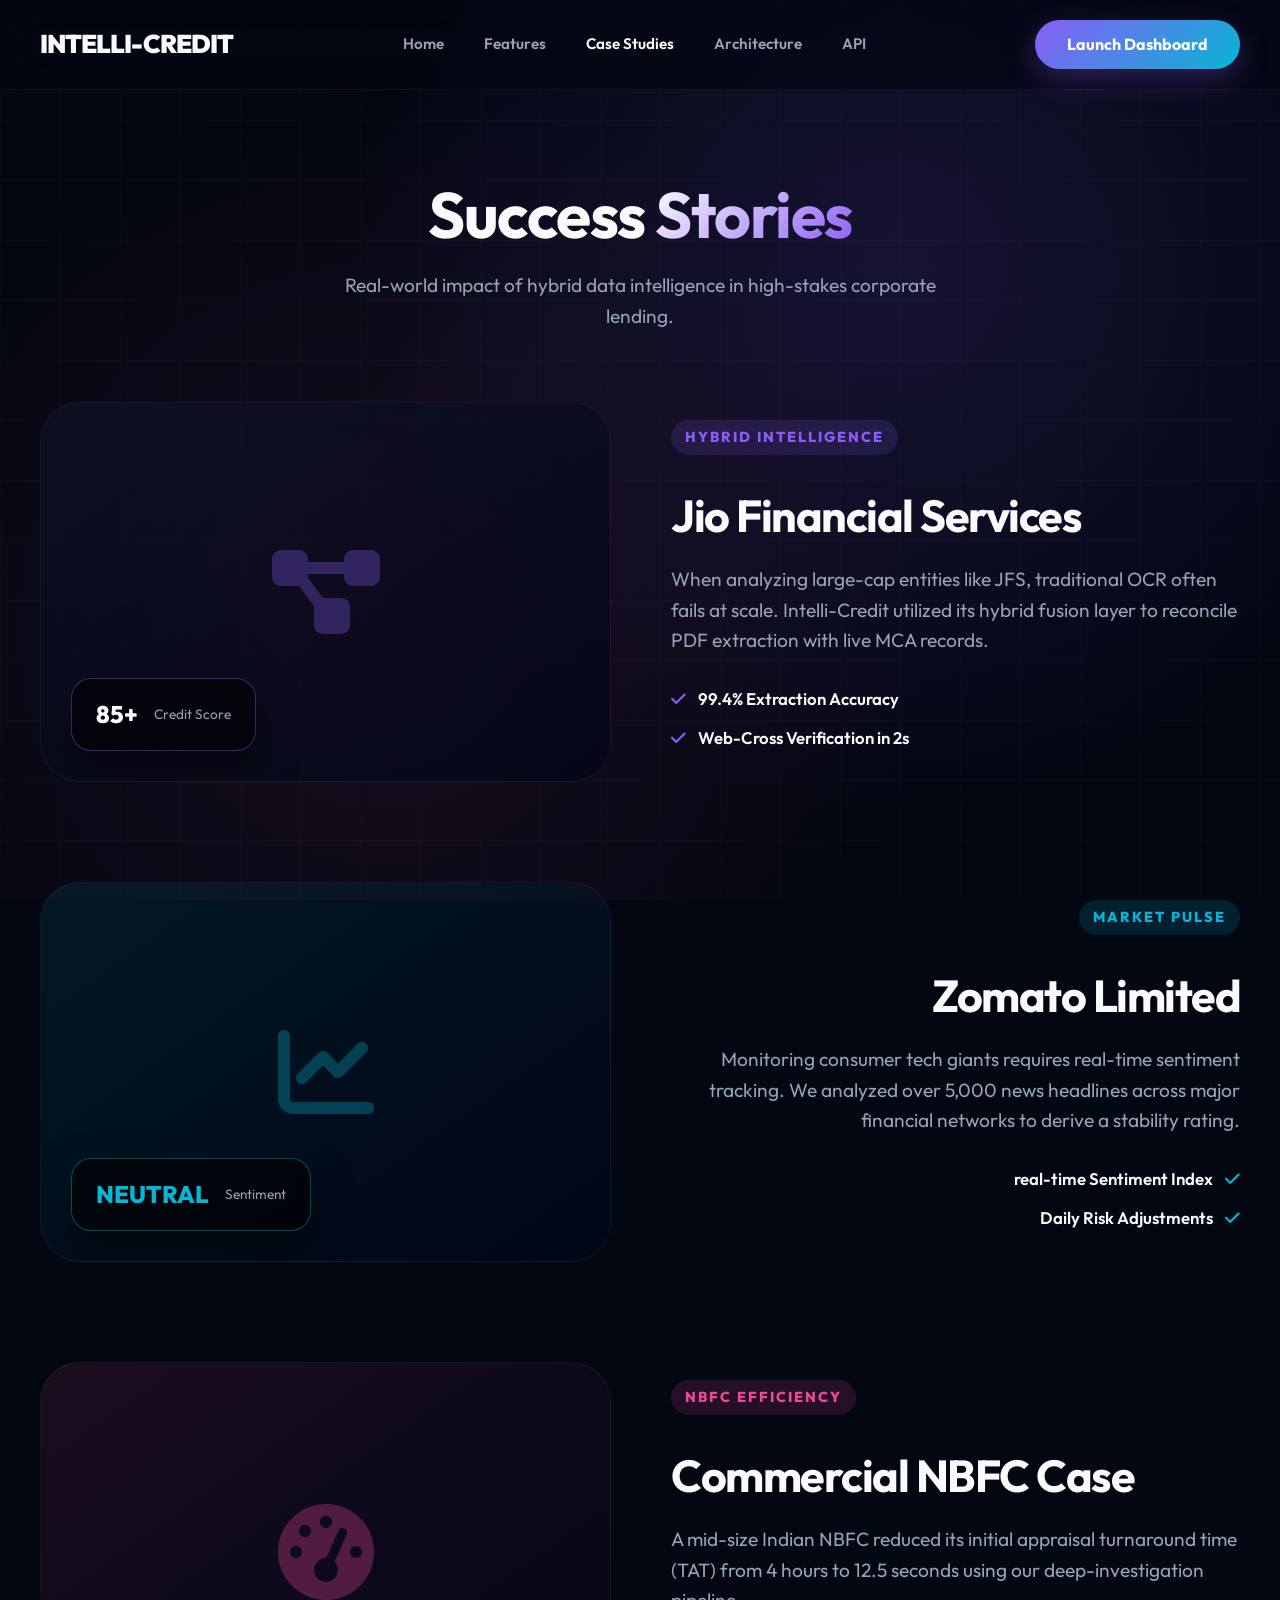
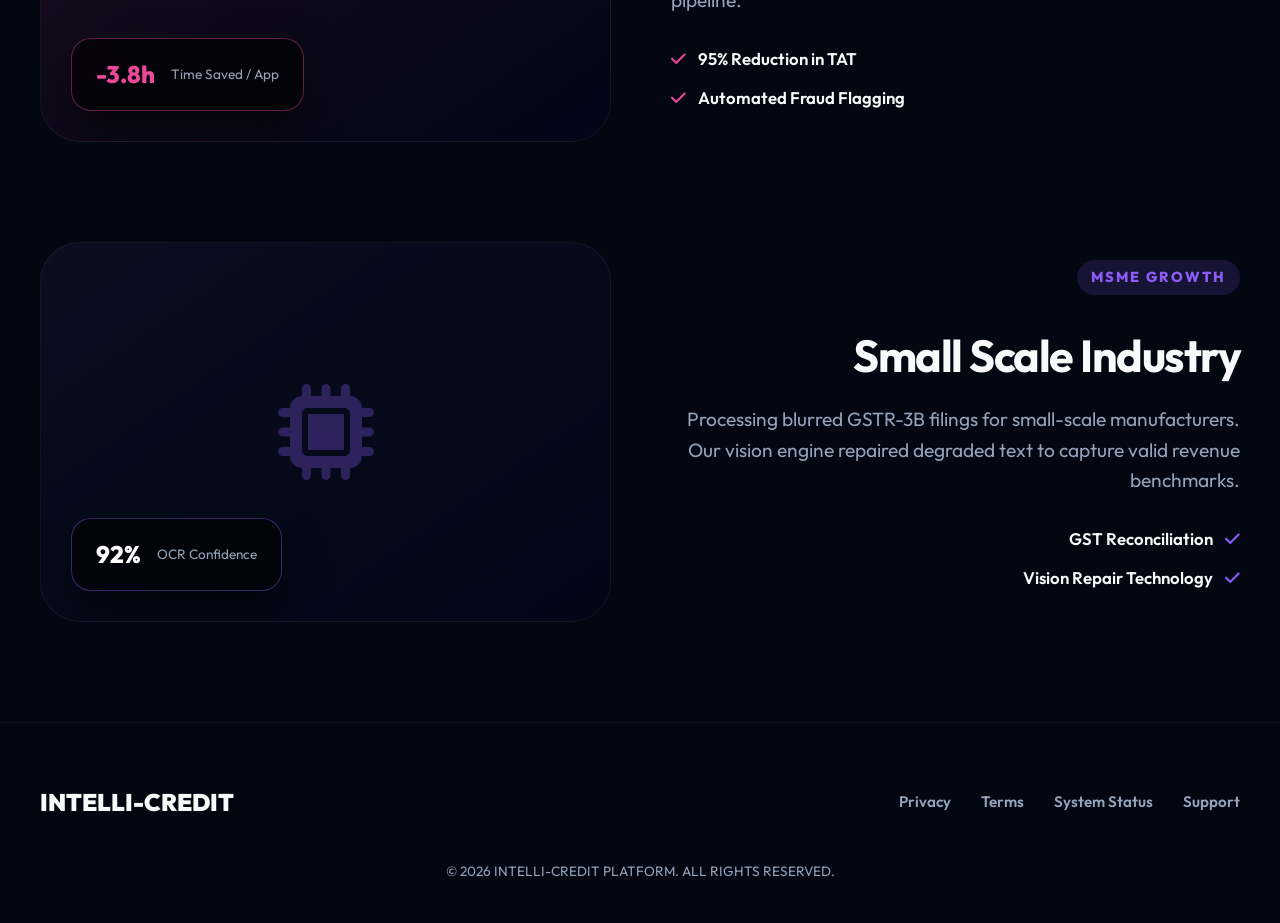
<file: frontend/case-studies.html>
<!DOCTYPE html>
<html lang="en">

<head>
    <meta charset="UTF-8">
    <meta name="viewport" content="width=device-width, initial-scale=1.0">
    <title>Case Studies | Intelli-Credit</title>
    <link href="https://fonts.googleapis.com/css2?family=Outfit:wght@400;600;700;800;900&display=swap" rel="stylesheet">
    <link rel="stylesheet" href="https://cdnjs.cloudflare.com/ajax/libs/font-awesome/6.5.1/css/all.min.css">
    <link rel="stylesheet" href="landing.css">
</head>

<body>
    <div class="bg-grid"></div>
    <div class="bg-glow"></div>

    <nav>
        <div class="nav-container">
            <div class="logo"><a href="index.html">INTELLI-CREDIT</a></div>
            <div class="nav-items">
                <a href="index.html">Home</a>
                <a href="features.html">Features</a>
                <a href="case-studies.html" style="color:#fff;">Case Studies</a>
                <a href="architecture.html">Architecture</a>
                <a href="api-docs.html">API</a>
            </div>
            <a href="dashboard.html" class="btn-p">Launch Dashboard</a>
        </div>
    </nav>

    <main class="container" style="padding-top: 180px;">
        <div class="sec-title reveal visible">
            <h1 style="font-size: 4rem; margin-bottom: 20px;">Success <span class="grad-t">Stories</span></h1>
            <p>Real-world impact of hybrid data intelligence in high-stakes corporate lending.</p>
        </div>

        <!-- Case 1: JFS -->
        <div class="workflow-row reveal-left visible">
            <div class="workflow-text">
                <span style="background: rgba(139, 92, 246, 0.15); color: var(--primary);">HYBRID INTELLIGENCE</span>
                <h3>Jio Financial Services</h3>
                <p>When analyzing large-cap entities like JFS, traditional OCR often fails at scale. Intelli-Credit
                    utilized its hybrid fusion layer to reconcile PDF extraction with live MCA records.</p>
                <ul class="workflow-list">
                    <li><i class="fa-solid fa-check" style="color: var(--primary);"></i> 99.4% Extraction Accuracy</li>
                    <li><i class="fa-solid fa-check" style="color: var(--primary);"></i> Web-Cross Verification in 2s
                    </li>
                </ul>
            </div>
            <div class="workflow-visual anim-float">
                <i class="fa-solid fa-diagram-project viz-icon anim-glow" style="color: var(--primary);"></i>
                <div class="viz-badge" style="border-color: rgba(139, 92, 246, 0.4);">
                    <div class="val" style="color: #fff;">85+</div>
                    <div class="lbl">Credit Score</div>
                </div>
            </div>
        </div>

        <!-- Case 2: Zomato (New) -->
        <div class="workflow-row reveal-right visible" style="flex-direction: row-reverse;">
            <div class="workflow-text" style="text-align: right;">
                <span style="background: rgba(6, 182, 212, 0.15); color: var(--accent);">MARKET PULSE</span>
                <h3>Zomato Limited</h3>
                <p>Monitoring consumer tech giants requires real-time sentiment tracking. We analyzed over 5,000 news
                    headlines across major financial networks to derive a stability rating.</p>
                <ul class="workflow-list" style="direction: rtl;">
                    <li><i class="fa-solid fa-check" style="color: var(--accent);"></i> real-time Sentiment Index</li>
                    <li><i class="fa-solid fa-check" style="color: var(--accent);"></i> Daily Risk Adjustments</li>
                </ul>
            </div>
            <div class="workflow-visual anim-float"
                style="background: linear-gradient(145deg, rgba(6, 182, 212, 0.1), rgba(2, 6, 23, 0.8));">
                <i class="fa-solid fa-chart-line viz-icon anim-glow" style="color: var(--accent);"></i>
                <div class="viz-badge" style="border-color: rgba(6, 182, 212, 0.4);">
                    <div class="val" style="color: var(--accent);">NEUTRAL</div>
                    <div class="lbl">Sentiment</div>
                </div>
            </div>
        </div>

        <!-- Case 3: NBFC -->
        <div class="workflow-row reveal-left visible">
            <div class="workflow-text">
                <span style="background: rgba(236, 72, 153, 0.15); color: var(--secondary);">NBFC EFFICIENCY</span>
                <h3>Commercial NBFC Case</h3>
                <p>A mid-size Indian NBFC reduced its initial appraisal turnaround time (TAT) from 4 hours to 12.5
                    seconds using our deep-investigation pipeline.</p>
                <ul class="workflow-list">
                    <li><i class="fa-solid fa-check" style="color: var(--secondary);"></i> 95% Reduction in TAT</li>
                    <li><i class="fa-solid fa-check" style="color: var(--secondary);"></i> Automated Fraud Flagging</li>
                </ul>
            </div>
            <div class="workflow-visual anim-float"
                style="background: linear-gradient(145deg, rgba(236, 72, 153, 0.1), rgba(2, 6, 23, 0.8));">
                <i class="fa-solid fa-gauge-high viz-icon anim-glow" style="color: var(--secondary);"></i>
                <div class="viz-badge" style="border-color: rgba(236, 72, 153, 0.4);">
                    <div class="val" style="color: var(--secondary);">-3.8h</div>
                    <div class="lbl">Time Saved / App</div>
                </div>
            </div>
        </div>

        <!-- Case 4: MSME (New) -->
        <div class="workflow-row reveal-right visible" style="flex-direction: row-reverse;">
            <div class="workflow-text" style="text-align: right;">
                <span style="background: rgba(139, 92, 246, 0.15); color: var(--primary);">MSME GROWTH</span>
                <h3>Small Scale Industry</h3>
                <p>Processing blurred GSTR-3B filings for small-scale manufacturers. Our vision engine repaired degraded
                    text to capture valid revenue benchmarks.</p>
                <ul class="workflow-list" style="direction: rtl;">
                    <li><i class="fa-solid fa-check" style="color: var(--primary);"></i> GST Reconciliation</li>
                    <li><i class="fa-solid fa-check" style="color: var(--primary);"></i> Vision Repair Technology</li>
                </ul>
            </div>
            <div class="workflow-visual anim-float">
                <i class="fa-solid fa-microchip viz-icon anim-glow" style="color: var(--primary);"></i>
                <div class="viz-badge" style="border-color: rgba(139, 92, 246, 0.4);">
                    <div class="val" style="color: #fff;">92%</div>
                    <div class="lbl">OCR Confidence</div>
                </div>
            </div>
        </div>
    </main>

    <footer style="margin-top: 100px;">
        <div class="footer-wrap">
            <div class="f-logo">INTELLI-CREDIT</div>
            <div class="f-links">
                <span>Privacy</span>
                <span>Terms</span>
                <span>System Status</span>
                <span>Support</span>
            </div>
        </div>
        <div class="f-copy">&copy; 2026 INTELLI-CREDIT PLATFORM. ALL RIGHTS RESERVED.</div>
    </footer>

    <script>
        const observer = new IntersectionObserver((entries) => {
            entries.forEach(entry => {
                if (entry.isIntersecting) {
                    entry.target.classList.add('visible');
                }
            });
        }, { threshold: 0.1 });
        document.querySelectorAll('.reveal, .reveal-left, .reveal-right').forEach(el => observer.observe(el));
    </script>
</body>

</html>
</file>
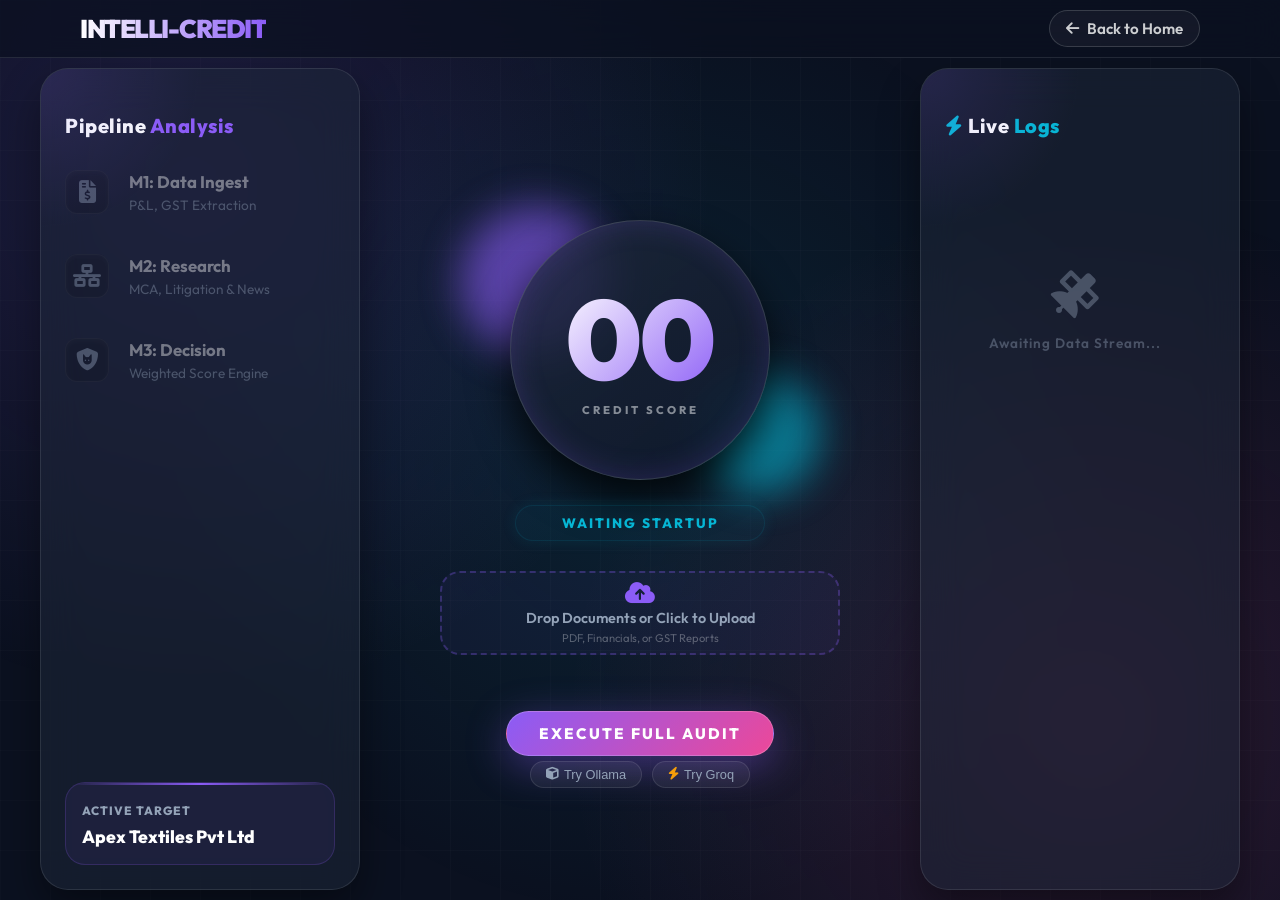
<file: frontend/dashboard.html>
<!DOCTYPE html>
<html lang="en">

<head>
    <meta charset="UTF-8">
    <meta name="viewport" content="width=device-width, initial-scale=1.0">
    <title>Intelli-Credit | Enterprise AI Risk Dashboard</title>

    <link rel="preconnect" href="https://fonts.googleapis.com">
    <link rel="preconnect" href="https://fonts.gstatic.com" crossorigin>
    <link href="https://fonts.googleapis.com/css2?family=Outfit:wght@400;600;800;900&display=swap" rel="stylesheet">
    <link rel="stylesheet" href="https://cdnjs.cloudflare.com/ajax/libs/font-awesome/6.5.1/css/all.min.css">

    <link rel="stylesheet" href="style.css">
</head>

<body>
    <!-- Premium Background Grids that match landing page -->
    <div class="bg-grid"></div>
    <div class="bg-glow"></div>

    <header>
        <a href="index.html" style="text-decoration: none;">
            <div class="brand">INTELLI-CREDIT</div>
        </a>
        <div class="nav-links">
            <a href="index.html" class="nav-item"
                style="display: flex; align-items: center; gap: 8px; border: 1px solid rgba(255,255,255,0.2); padding: 8px 16px; border-radius: 20px; background: rgba(255,255,255,0.05); transition: all 0.3s;">
                <i class="fa-solid fa-arrow-left"></i> Back to Home
            </a>
        </div>
    </header>

    <div class="dashboard">
        <!-- Pipeline Navigation -->
        <aside class="panel">
            <h3 class="panel-header">Pipeline <span style="color: var(--primary-color)">Analysis</span></h3>

            <div class="step-item" id="step-1">
                <div class="step-circle step-icon-1">
                    <i class="fa-solid fa-file-invoice-dollar"></i>
                </div>
                <div>
                    <h4 class="step-title">M1: Data Ingest</h4>
                    <p class="step-desc">P&L, GST Extraction</p>
                </div>
            </div>

            <div class="step-item" id="step-2">
                <div class="step-circle step-icon-2">
                    <i class="fa-solid fa-network-wired"></i>
                </div>
                <div>
                    <h4 class="step-title">M2: Research</h4>
                    <p class="step-desc">MCA, Litigation & News</p>
                </div>
            </div>

            <div class="step-item" id="step-3">
                <div class="step-circle step-icon-3">
                    <i class="fa-solid fa-shield-cat"></i>
                </div>
                <div>
                    <h4 class="step-title">M3: Decision</h4>
                    <p class="step-desc">Weighted Score Engine</p>
                </div>
            </div>


            <div class="active-target-box">
                <span class="target-lbl">ACTIVE TARGET</span>
                <div id="targetName" class="target-val">Apex Textiles Pvt Ltd</div>
            </div>

        </aside>

        <!-- Main Visualizer -->
        <main class="main-stage">
            <div class="visualizer">
                <!-- Abstract floating bits inside the main stage -->
                <div class="floating-particle float-1"></div>
                <div class="floating-particle float-2"></div>

                <svg class="circle-svg" width="300" height="300" viewBox="0 0 300 300">
                    <circle cx="150" cy="150" r="130" stroke="rgba(255,255,255,0.05)" stroke-width="8" fill="none">
                    </circle>
                    <circle id="progressCircle" cx="150" cy="150" r="130" stroke="url(#g)" stroke-width="8"
                        stroke-linecap="round" fill="none"></circle>
                    <defs>
                        <linearGradient id="g" x1="0%" y1="0%" x2="100%" y2="100%">
                            <stop offset="0%" stop-color="#8b5cf6" />
                            <stop offset="100%" stop-color="#06b6d4" />
                        </linearGradient>
                    </defs>
                </svg>


                <div class="orb">
                    <div id="scoreValue" class="val">00</div>
                    <div class="orb-footer">CREDIT SCORE</div>
                </div>
            </div>

            <div id="statusLbl" class="status-outer">Waiting Startup</div>





            <div id="uploadArea"
                style="margin-top: 30px; width: 100%; max-width: 400px; display: flex; flex-direction: column; align-items: center; gap: 16px;">
                <input type="file" id="pdfInput" accept=".pdf,.doc,.docx,.xls,.xlsx,.csv" style="display: none;">
                <div onclick="document.getElementById('pdfInput').click()"
                    style="width: 100%; padding: 8px; border: 2px dashed rgba(139, 92, 246, 0.3); border-radius: 20px; background: rgba(139, 92, 246, 0.05); cursor: pointer; transition: 0.3s; display: flex; flex-direction: column; align-items: center; gap: 4px;"
                    onmouseover="this.style.background='rgba(139, 92, 246, 0.1)'; this.style.borderColor='rgba(139, 92, 246, 0.6)'"
                    onmouseout="this.style.background='rgba(139, 92, 246, 0.05)'; this.style.borderColor='rgba(139, 92, 246, 0.3)'">
                    <i class="fa-solid fa-cloud-arrow-up" style="font-size: 1.5rem; color: var(--primary-color);"></i>
                    <span id="uploadLabel" style="font-size: 0.9rem; font-weight: 600; color: var(--text-muted);">Drop
                        Documents or Click to Upload</span>
                    <span style="font-size: 0.7rem; color: rgba(255,255,255,0.3);">PDF, Financials, or GST
                        Reports</span>
                </div>
                <div id="fileList"
                    style="display: flex; flex-wrap: wrap; gap: 8px; justify-content: center; min-height: 24px;"></div>
            </div>

            <button id="startBtn" class="btn-trigger" onclick="runFullPipeline()" style="margin-top: 16px;">EXECUTE FULL
                AUDIT</button>
            <div style="margin-top: 5px; display: flex; align-items: center; justify-content: center; gap: 10px;">
                <button onclick="runFullPipeline('ollama')"
                    style="cursor: pointer; background: rgba(255,255,255,0.05); padding: 5px 15px; border-radius: 20px; border: 1px solid rgba(255,255,255,0.1); font-size: 0.8rem; color: #94a3b8; transition: all 0.3s; display: flex; align-items: center; gap: 5px;">
                    <i class="fa-solid fa-cube"></i> Try Ollama
                </button>
                <button onclick="runFullPipeline('groq')"
                    style="cursor: pointer; background: rgba(255,255,255,0.05); padding: 5px 15px; border-radius: 20px; border: 1px solid rgba(255,255,255,0.1); font-size: 0.8rem; color: #94a3b8; transition: all 0.3s; display: flex; align-items: center; gap: 5px;">
                    <i class="fa-solid fa-bolt" style="color: #f59e0b;"></i> Try Groq
                </button>
            </div>



        </main>

        <!-- Right Insights -->
        <section class="panel">
            <h3 class="panel-header"><i class="fa-solid fa-bolt" style="color: var(--accent-color)"></i> Live <span
                    style="color: var(--accent-color)">Logs</span></h3>
            <div id="dataStream" class="data-stream">
                <div class="awaiting-stream">
                    <i class="fa-solid fa-satellite fa-3x"></i>
                    <p>Awaiting Data Stream...</p>
                </div>
            </div>
        </section>
    </div>

    <script src="app.js"></script>
</body>

</html>
</file>
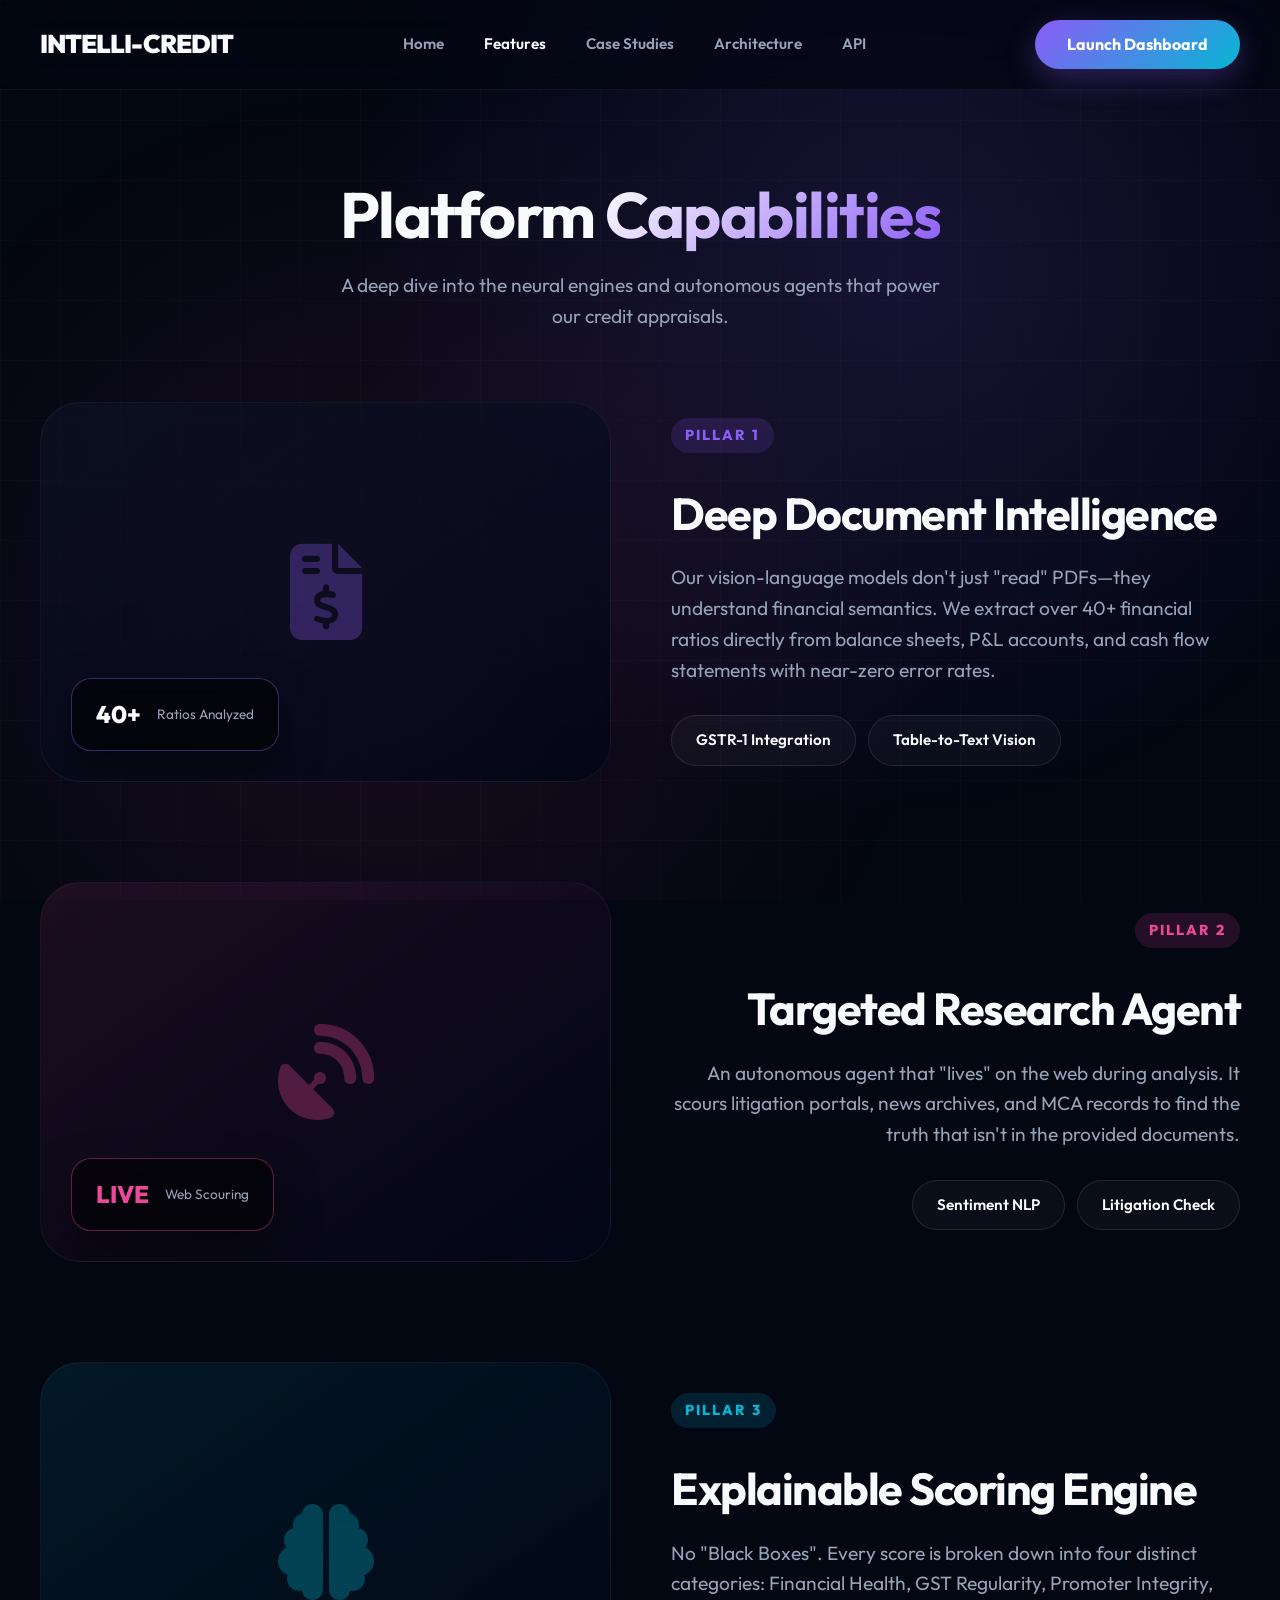
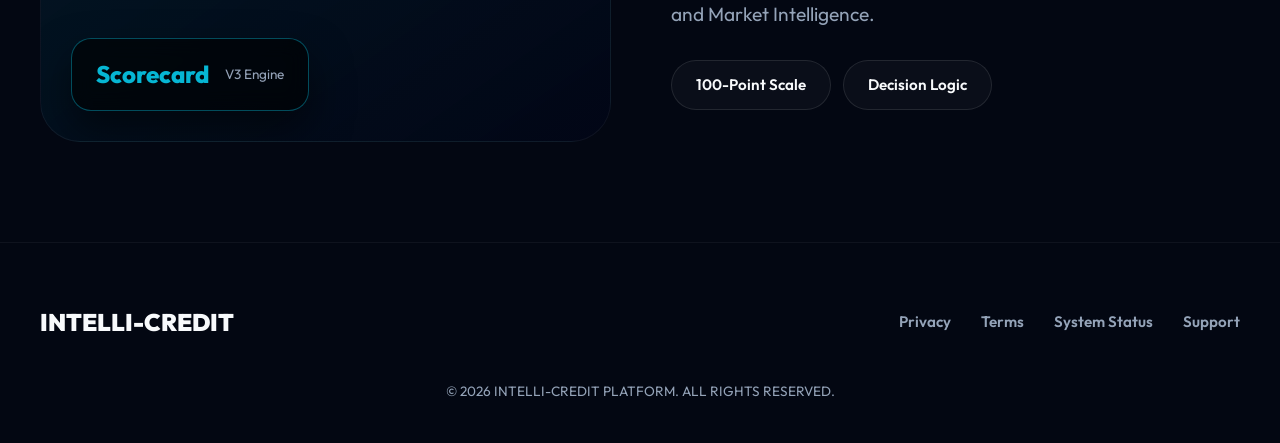
<file: frontend/features.html>
<!DOCTYPE html>
<html lang="en">

<head>
    <meta charset="UTF-8">
    <meta name="viewport" content="width=device-width, initial-scale=1.0">
    <title>Features | Intelli-Credit</title>
    <link href="https://fonts.googleapis.com/css2?family=Outfit:wght@400;600;700;800;900&display=swap" rel="stylesheet">
    <link rel="stylesheet" href="https://cdnjs.cloudflare.com/ajax/libs/font-awesome/6.5.1/css/all.min.css">
    <link rel="stylesheet" href="landing.css">
</head>

<body>
    <div class="bg-grid"></div>
    <div class="bg-glow"></div>

    <nav>
        <div class="nav-container">
            <div class="logo"><a href="index.html">INTELLI-CREDIT</a></div>
            <div class="nav-items">
                <a href="index.html">Home</a>
                <a href="features.html" style="color:#fff;">Features</a>
                <a href="case-studies.html">Case Studies</a>
                <a href="architecture.html">Architecture</a>
                <a href="api-docs.html">API</a>
            </div>
            <a href="dashboard.html" class="btn-p">Launch Dashboard</a>
        </div>
    </nav>

    <main class="container" style="padding-top: 180px;">
        <div class="sec-title reveal visible">
            <h1 style="font-size: 4rem; margin-bottom: 20px;">Platform <span class="grad-t">Capabilities</span></h1>
            <p>A deep dive into the neural engines and autonomous agents that power our credit appraisals.</p>
        </div>

        <!-- Pillar 1 -->
        <div class="workflow-row reveal-left visible">
            <div class="workflow-text">
                <span style="background: rgba(139, 92, 246, 0.15); color: var(--primary);">PILLAR 1</span>
                <h3>Deep Document Intelligence</h3>
                <p>Our vision-language models don't just "read" PDFs—they understand financial semantics. We extract
                    over 40+ financial ratios directly from balance sheets, P&L accounts, and cash flow statements with
                    near-zero error rates.</p>
                <div class="ind-tags" style="justify-content: flex-start;">
                    <div class="ind-tag">GSTR-1 Integration</div>
                    <div class="ind-tag">Table-to-Text Vision</div>
                </div>
            </div>
            <div class="workflow-visual anim-float">
                <i class="fa-solid fa-file-invoice-dollar viz-icon anim-glow" style="color: var(--primary);"></i>
                <div class="viz-badge" style="border-color: rgba(139, 92, 246, 0.4);">
                    <div class="val" style="color: #fff;">40+</div>
                    <div class="lbl">Ratios Analyzed</div>
                </div>
            </div>
        </div>

        <!-- Pillar 2 -->
        <div class="workflow-row reveal-right visible" style="flex-direction: row-reverse;">
            <div class="workflow-text" style="text-align: right;">
                <span style="background: rgba(236, 72, 153, 0.15); color: var(--secondary);">PILLAR 2</span>
                <h3>Targeted Research Agent</h3>
                <p>An autonomous agent that "lives" on the web during analysis. It scours litigation portals, news
                    archives, and MCA records to find the truth that isn't in the provided documents.</p>
                <div class="ind-tags" style="justify-content: flex-end;">
                    <div class="ind-tag">Sentiment NLP</div>
                    <div class="ind-tag">Litigation Check</div>
                </div>
            </div>
            <div class="workflow-visual anim-float"
                style="background: linear-gradient(145deg, rgba(236, 72, 153, 0.1), rgba(2, 6, 23, 0.8));">
                <i class="fa-solid fa-satellite-dish viz-icon anim-glow" style="color: var(--secondary);"></i>
                <div class="viz-badge" style="border-color: rgba(236, 72, 153, 0.4);">
                    <div class="val" style="color: var(--secondary);">LIVE</div>
                    <div class="lbl">Web Scouring</div>
                </div>
            </div>
        </div>

        <!-- Pillar 3 -->
        <div class="workflow-row reveal-left visible">
            <div class="workflow-text">
                <span style="background: rgba(6, 182, 212, 0.15); color: var(--accent);">PILLAR 3</span>
                <h3>Explainable Scoring Engine</h3>
                <p>No "Black Boxes". Every score is broken down into four distinct categories: Financial Health, GST
                    Regularity, Promoter Integrity, and Market Intelligence.</p>
                <div class="ind-tags" style="justify-content: flex-start;">
                    <div class="ind-tag">100-Point Scale</div>
                    <div class="ind-tag">Decision Logic</div>
                </div>
            </div>
            <div class="workflow-visual anim-float"
                style="background: linear-gradient(145deg, rgba(6, 182, 212, 0.1), rgba(2, 6, 23, 0.8));">
                <i class="fa-solid fa-brain viz-icon anim-glow" style="color: var(--accent);"></i>
                <div class="viz-badge" style="border-color: rgba(6, 182, 212, 0.4);">
                    <div class="val" style="color: var(--accent);">Scorecard</div>
                    <div class="lbl">V3 Engine</div>
                </div>
            </div>
        </div>
    </main>

    <footer style="margin-top: 100px;">
        <div class="footer-wrap">
            <div class="f-logo">INTELLI-CREDIT</div>
            <div class="f-links">
                <span>Privacy</span>
                <span>Terms</span>
                <span>System Status</span>
                <span>Support</span>
            </div>
        </div>
        <div class="f-copy">&copy; 2026 INTELLI-CREDIT PLATFORM. ALL RIGHTS RESERVED.</div>
    </footer>

    <script>
        const observer = new IntersectionObserver((entries) => {
            entries.forEach(entry => {
                if (entry.isIntersecting) {
                    entry.target.classList.add('visible');
                }
            });
        }, { threshold: 0.1 });
        document.querySelectorAll('.reveal, .reveal-left, .reveal-right').forEach(el => observer.observe(el));
    </script>
</body>

</html>
</file>
<file: frontend/landing.css>
:root {
    --primary: #8b5cf6;
    --secondary: #ec4899;
    --accent: #06b6d4;
    --bg: #030712;
    --card-bg: rgba(15, 23, 42, 0.4);
    --border-light: rgba(255, 255, 255, 0.05);
    --text-main: #f8fafc;
    --text-muted: #94a3b8;
}

* {
    margin: 0;
    padding: 0;
    box-sizing: border-box;
}

body {
    background-color: var(--bg);
    color: var(--text-main);
    font-family: 'Outfit', sans-serif;
    overflow-x: hidden;
    line-height: 1.6;
    -webkit-font-smoothing: antialiased;
}

h1,
h2,
h3 {
    line-height: 1.1;
    letter-spacing: -1.5px;
}

a {
    text-decoration: none;
    color: inherit;
}

li {
    list-style: none;
}

/* Background Base */
.bg-grid {
    position: fixed;
    inset: 0;
    background-image:
        linear-gradient(rgba(255, 255, 255, 0.02) 1px, transparent 1px),
        linear-gradient(90deg, rgba(255, 255, 255, 0.02) 1px, transparent 1px);
    background-size: 60px 60px;
    z-index: -3;
}

.bg-glow {
    position: fixed;
    inset: 0;
    background: radial-gradient(circle at 70% 30%, rgba(139, 92, 246, 0.15) 0%, transparent 50%),
        radial-gradient(circle at 30% 70%, rgba(236, 72, 153, 0.1) 0%, transparent 50%);
    z-index: -2;
}

/* Typography Enhancements */
.grad-t {
    background: linear-gradient(135deg, #fff, var(--primary));
    -webkit-background-clip: text;
    background-clip: text;
    -webkit-text-fill-color: transparent;
}

/* Layout Containers */
.container {
    max-width: 1280px;
    margin: 0 auto;
    padding: 0 40px;
}

section {
    padding: 120px 0;
}

/* Navbar */
nav {
    position: fixed;
    top: 0;
    width: 100%;
    height: 90px;
    display: flex;
    align-items: center;
    justify-content: space-between;
    padding: 0 40px;
    z-index: 1000;
    background: rgba(3, 7, 18, 0.7);
    backdrop-filter: blur(20px);
    border-bottom: 1px solid var(--border-light);
}

.nav-container {
    max-width: 1280px;
    width: 100%;
    margin: 0 auto;
    display: flex;
    justify-content: space-between;
    align-items: center;
}

.logo {
    font-size: 1.6rem;
    font-weight: 950;
    letter-spacing: -1px;
}

.nav-items {
    display: flex;
    gap: 40px;
    font-weight: 600;
    font-size: 0.95rem;
    color: var(--text-muted);
}

.nav-items span:hover {
    color: #fff;
    cursor: pointer;
    transition: 0.2s;
}

.btn-p {
    background: linear-gradient(135deg, var(--primary), var(--accent));
    padding: 12px 32px;
    border-radius: 50px;
    color: #fff;
    font-weight: 700;
    box-shadow: 0 10px 30px rgba(139, 92, 246, 0.3);
    transition: 0.3s cubic-bezier(0.19, 1, 0.22, 1);
}

.btn-p:hover {
    transform: translateY(-2px) scale(1.03);
    box-shadow: 0 15px 40px rgba(139, 92, 246, 0.5);
}

/* New Animations */
@keyframes float-soft {
    0% {
        transform: translateY(0);
    }

    100% {
        transform: translateY(-15px);
    }
}

.anim-float {
    animation: float-soft 4s ease-in-out infinite alternate;
}

@keyframes glow-pulse {
    0% {
        filter: drop-shadow(0 0 5px var(--primary));
        opacity: 0.8;
    }

    100% {
        filter: drop-shadow(0 0 20px var(--primary));
        opacity: 1;
    }
}

.anim-glow {
    animation: glow-pulse 3s ease-in-out infinite alternate;
}

.reveal-left {
    transform: translateX(-50px);
    opacity: 0;
    transition: 0.8s cubic-bezier(0.2, 0.8, 0.2, 1);
}

.reveal-right {
    transform: translateX(50px);
    opacity: 0;
    transition: 0.8s cubic-bezier(0.2, 0.8, 0.2, 1);
}

.reveal-left.visible,
.reveal-right.visible {
    transform: translateX(0);
    opacity: 1;
}

.glass-card {
    background: rgba(15, 23, 42, 0.3);
    backdrop-filter: blur(20px);
    border: 1px solid rgba(255, 255, 255, 0.05);
    transition: 0.4s ease;
}

.glass-card:hover {
    background: rgba(15, 23, 42, 0.5);
    border-color: rgba(255, 255, 255, 0.1);
    transform: translateY(-5px);
}

/* --- HERO SECTION --- */
.hero {
    min-height: 100vh;
    display: flex;
    align-items: center;
    padding-top: 140px;
    padding-bottom: 60px;
}

.hero-wrapper {
    display: grid;
    grid-template-columns: 1.2fr 1fr;
    align-items: center;
    gap: 80px;
}

.hero-content h1 {
    font-size: 4.8rem;
    font-weight: 900;
    margin-bottom: 24px;
    line-height: 1.05;
}

.hero-content p {
    font-size: 1.25rem;
    color: var(--text-muted);
    max-width: 580px;
    margin-bottom: 40px;
    line-height: 1.6;
}

/* Abstract Floating Dashboard UI */
.hero-visual {
    position: relative;
    width: 100%;
    height: 550px;
    perspective: 1500px;
    transform-style: preserve-3d;
    transition: transform 1s cubic-bezier(0.2, 0.8, 0.2, 1);
}

.hero-visual.tracking {
    transition: transform 0.1s ease-out;
}

/* Background Large Card */
.card-main {
    position: absolute;
    width: 95%;
    height: 85%;
    right: -2%;
    top: 5%;
    background: linear-gradient(135deg, rgba(30, 41, 59, 0.7), rgba(15, 23, 42, 0.5));
    border: 1px solid rgba(255, 255, 255, 0.1);
    border-radius: 24px;
    backdrop-filter: blur(24px);
    -webkit-backdrop-filter: blur(24px);
    box-shadow:
        0 50px 100px -20px rgba(0, 0, 0, 0.8),
        inset 0 1px 1px rgba(255, 255, 255, 0.2),
        inset 0 0 30px rgba(139, 92, 246, 0.1);
    display: flex;
    flex-direction: column;
    overflow: hidden;
    animation: floatMain 10s ease-in-out infinite alternate;
    transform: translateZ(-50px);
}

.card-main::before {
    content: "";
    position: absolute;
    top: -50%;
    left: -50%;
    width: 200%;
    height: 200%;
    background: radial-gradient(circle at center, rgba(139, 92, 246, 0.15) 0%, transparent 50%);
    z-index: -1;
    animation: rotateBg 20s linear infinite;
}

@keyframes rotateBg {
    from {
        transform: rotate(0deg);
    }

    to {
        transform: rotate(360deg);
    }
}

@keyframes floatMain {
    0% {
        transform: translateZ(-50px) translateY(0px);
    }

    100% {
        transform: translateZ(-50px) translateY(-20px);
    }
}

/* Card Main Internal Details */
.card-main-header {
    height: 48px;
    border-bottom: 1px solid rgba(255, 255, 255, 0.05);
    display: flex;
    align-items: center;
    padding: 0 20px;
    background: rgba(0, 0, 0, 0.2);
}

.dots {
    display: flex;
    gap: 8px;
}

.dots span {
    width: 12px;
    height: 12px;
    border-radius: 50%;
    background: #475569;
}

.dots span:nth-child(1) {
    background: #ef4444;
}

.dots span:nth-child(2) {
    background: #eab308;
}

.dots span:nth-child(3) {
    background: #22c55e;
}

.header-title {
    flex: 1;
    text-align: center;
    color: var(--text-muted);
    font-size: 0.85rem;
    font-weight: 600;
    letter-spacing: 1px;
    margin-right: 48px;
    /* offset for dots to keep it centered */
}

.card-main-body {
    display: flex;
    flex: 1;
    padding: 24px;
    gap: 24px;
}

.sidebar-mock {
    width: 70px;
    display: flex;
    flex-direction: column;
    gap: 16px;
}

.nav-mock {
    height: 70px;
    border-radius: 16px;
    background: rgba(255, 255, 255, 0.02);
    border: 1px solid rgba(255, 255, 255, 0.05);
    transition: 0.3s;
}

.nav-mock.active {
    background: rgba(139, 92, 246, 0.15);
    border-color: rgba(139, 92, 246, 0.4);
    box-shadow: 0 0 20px rgba(139, 92, 246, 0.2);
}

.content-mock {
    flex: 1;
    display: flex;
    flex-direction: column;
    gap: 24px;
}

.stats-row {
    display: flex;
    gap: 24px;
}

.stat-box {
    flex: 1;
    background: rgba(0, 0, 0, 0.2);
    border-radius: 20px;
    padding: 20px;
    border: 1px solid rgba(255, 255, 255, 0.03);
    position: relative;
    overflow: hidden;
}

.stat-box .title {
    font-size: 0.85rem;
    color: var(--text-muted);
    font-weight: 600;
    margin-bottom: 8px;
}

.stat-box .val {
    font-size: 1.8rem;
    font-weight: 800;
    color: #fff;
}

.stat-box .sparkline {
    position: absolute;
    bottom: 0;
    left: 0;
    right: 0;
    height: 4px;
    background: var(--primary);
    width: 70%;
    border-radius: 4px 4px 0 0;
    box-shadow: 0 -5px 15px var(--primary);
}

.stat-box .sparkline.green {
    background: #06b6d4;
    width: 90%;
    box-shadow: 0 -5px 15px #06b6d4;
}

.chart-mock {
    flex: 1;
    background: rgba(0, 0, 0, 0.2);
    border-radius: 20px;
    border: 1px solid rgba(255, 255, 255, 0.03);
    position: relative;
    overflow: hidden;
    display: flex;
    flex-direction: column;
    justify-content: space-between;
    padding: 20px 0;
}

.chart-line {
    height: 1px;
    background: rgba(255, 255, 255, 0.03);
    width: 100%;
}

.chart-mock svg {
    position: absolute;
    bottom: 0;
    left: 0;
    width: 100%;
    height: 90%;
    opacity: 0.8;
    animation: morphChart 4s infinite alternate ease-in-out;
    transform-origin: bottom;
}

@keyframes morphChart {
    0% {
        transform: scaleY(1);
        opacity: 0.8;
    }

    100% {
        transform: scaleY(1.15);
        opacity: 1;
        filter: brightness(1.2);
    }
}

/* The vibrant "Accent Card" */
.card-accent {
    position: absolute;
    width: 150px;
    height: 150px;
    left: 2%;
    top: 30%;
    background: linear-gradient(135deg, rgba(139, 92, 246, 0.5), rgba(236, 72, 153, 0.5));
    border-radius: 32px;
    padding: 2px;
    box-shadow:
        0 30px 60px rgba(139, 92, 246, 0.5),
        0 10px 20px rgba(236, 72, 153, 0.3);
    animation: floatAccent 7s ease-in-out infinite alternate;
    transform: translateZ(40px);
}

.accent-glass {
    width: 100%;
    height: 100%;
    background: linear-gradient(135deg, rgba(139, 92, 246, 0.9), rgba(236, 72, 153, 0.9));
    border-radius: 30px;
    display: flex;
    flex-direction: column;
    align-items: center;
    justify-content: center;
    backdrop-filter: blur(10px);
    position: relative;
    overflow: hidden;
}

.accent-glass::before {
    content: "";
    position: absolute;
    inset: 0;
    background: linear-gradient(180deg, rgba(255, 255, 255, 0.3) 0%, transparent 50%);
}

.accent-glass i {
    font-size: 3rem;
    color: #fff;
    filter: drop-shadow(0 0 10px rgba(255, 255, 255, 0.8));
    margin-bottom: 12px;
    position: relative;
    z-index: 2;
}

.accent-text {
    font-size: 0.85rem;
    font-weight: 800;
    color: #fff;
    letter-spacing: 2px;
    position: relative;
    z-index: 2;
}

@keyframes floatAccent {
    0% {
        transform: translateZ(40px) translateY(0) scale(1);
    }

    100% {
        transform: translateZ(40px) translateY(-30px) scale(1.05);
    }
}

/* The Data Reveal Card */
.card-data {
    position: absolute;
    bottom: 8%;
    right: 5%;
    background: linear-gradient(145deg, rgba(15, 23, 42, 0.95), rgba(2, 6, 23, 0.98));
    border: 1px solid rgba(255, 255, 255, 0.1);
    box-shadow:
        0 40px 80px rgba(0, 0, 0, 0.8),
        inset 0 1px 1px rgba(255, 255, 255, 0.2),
        0 0 40px rgba(139, 92, 246, 0.2);
    padding: 30px;
    border-radius: 28px;
    animation: floatData 8s ease-in-out infinite alternate-reverse;
    display: flex;
    flex-direction: column;
    gap: 20px;
    transform: translateZ(60px);
    backdrop-filter: blur(20px);
    -webkit-backdrop-filter: blur(20px);
}

@keyframes floatData {
    0% {
        transform: translateZ(60px) translateY(0);
    }

    100% {
        transform: translateZ(60px) translateY(-15px);
    }
}

.card-data-top {
    display: flex;
    align-items: center;
    gap: 24px;
}

.ring-chart {
    width: 56px;
    height: 56px;
}

.ring-chart svg {
    width: 100%;
    height: 100%;
    display: block;
}

.circle-bg {
    fill: none;
    stroke: rgba(255, 255, 255, 0.1);
    stroke-width: 3.8;
}

.circle {
    fill: none;
    stroke: var(--accent);
    stroke-width: 3.8;
    stroke-linecap: round;
    filter: drop-shadow(0 0 6px var(--accent));
}

.card-data .val {
    font-size: 3rem;
    font-weight: 900;
    color: var(--secondary);
    background: linear-gradient(to right, #fff, var(--secondary));
    -webkit-background-clip: text;
    background-clip: text;
    -webkit-text-fill-color: transparent;
    letter-spacing: -2px;
    line-height: 1;
    margin-bottom: 6px;
}

.card-data .lbl {
    font-size: 0.95rem;
    color: var(--text-muted);
    font-weight: 700;
    text-transform: uppercase;
    letter-spacing: 1.5px;
}

.card-data-bottom {
    display: flex;
    align-items: center;
    gap: 12px;
    padding-top: 20px;
    border-top: 1px solid rgba(255, 255, 255, 0.05);
}

.card-data-bottom span {
    font-size: 0.85rem;
    color: var(--text-muted);
    font-weight: 600;
}

.pulse-dot {
    width: 12px;
    height: 12px;
    background: var(--secondary);
    border-radius: 50%;
    box-shadow: 0 0 15px var(--secondary);
    animation: pulse 2s infinite;
}

@keyframes pulse {
    0% {
        opacity: 1;
        transform: scale(1);
    }

    50% {
        opacity: 0.5;
        transform: scale(1.2);
    }

    100% {
        opacity: 1;
        transform: scale(1);
    }
}



/* --- FEATURES GRID --- */
.sec-title {
    text-align: center;
    margin-bottom: 70px;
}

.sec-title h2 {
    font-size: 3.5rem;
    margin-bottom: 16px;
}

.sec-title p {
    font-size: 1.2rem;
    color: var(--text-muted);
    max-width: 600px;
    margin: 0 auto;
}

.features-grid {
    display: grid;
    grid-template-columns: repeat(3, 1fr);
    gap: 30px;
}

.feat-card {
    background: var(--card-bg);
    border: 1px solid var(--border-light);
    padding: 50px 40px;
    border-radius: 32px;
    backdrop-filter: blur(10px);
    transition: 0.4s ease;
}

.feat-card:hover {
    transform: translateY(-10px);
    background: rgba(30, 41, 59, 0.8);
    border-color: rgba(139, 92, 246, 0.3);
}

.feat-card i {
    font-size: 2.5rem;
    margin-bottom: 24px;
}

.feat-icon-1 {
    color: var(--primary);
}

.feat-icon-2 {
    background: linear-gradient(135deg, var(--secondary), var(--primary));
    -webkit-background-clip: text;
    background-clip: text;
    -webkit-text-fill-color: transparent;
}

.feat-icon-3 {
    color: var(--accent);
}

.feat-card h3 {
    font-size: 1.5rem;
    margin-bottom: 16px;
}

.feat-card p {
    color: var(--text-muted);
    font-size: 1.05rem;
}


/* --- WORKFLOW / ORCHESTRATION --- */
.workflow-row {
    display: flex;
    align-items: center;
    gap: 60px;
    margin-bottom: 100px;
}

.workflow-row:nth-child(even) {
    flex-direction: row-reverse;
}

.workflow-text {
    flex: 1;
}

.workflow-text span {
    font-size: 0.9rem;
    font-weight: 800;
    letter-spacing: 2px;
    padding: 6px 14px;
    border-radius: 50px;
    background: rgba(255, 255, 255, 0.05);
    margin-bottom: 20px;
    display: inline-block;
}

.workflow-text h3 {
    font-size: 2.8rem;
    margin: 16px 0 24px;
}

.workflow-text p {
    font-size: 1.2rem;
    color: var(--text-muted);
    margin-bottom: 30px;
}

.workflow-list li {
    margin-bottom: 12px;
    font-weight: 600;
    font-size: 1.05rem;
    color: var(--text-main);
    display: flex;
    align-items: center;
    gap: 12px;
}

/* Custom Visual Boxes for Workflow */
.workflow-visual {
    flex: 1;
    height: 380px;
    background: linear-gradient(145deg, rgba(15, 23, 42, 0.5), rgba(2, 6, 23, 0.8));
    border: 1px solid var(--border-light);
    border-radius: 40px;
    display: flex;
    align-items: center;
    justify-content: center;
    position: relative;
    overflow: hidden;
}

.viz-icon {
    font-size: 6rem;
    opacity: 0.3;
}

.viz-badge {
    position: absolute;
    bottom: 30px;
    left: 30px;
    background: rgba(0, 0, 0, 0.6);
    backdrop-filter: blur(10px);
    border: 1px solid var(--border-light);
    padding: 16px 24px;
    border-radius: 20px;
    display: flex;
    align-items: center;
    gap: 16px;
    box-shadow: 0 20px 40px rgba(0, 0, 0, 0.5);
}

.viz-badge .val {
    font-size: 1.5rem;
    font-weight: 800;
}

.viz-badge .lbl {
    font-size: 0.85rem;
    color: var(--text-muted);
}

/* Colors applied dynamically in HTML via style tags */


/* --- SECURITY / INDUSTRIES --- */
.dual-section {
    display: grid;
    grid-template-columns: 1fr 1fr;
    gap: 40px;
    margin-top: 60px;
}

.sub-panel {
    background: var(--card-bg);
    border: 1px solid var(--border-light);
    border-radius: 40px;
    padding: 60px;
    text-align: center;
    display: flex;
    flex-direction: column;
    align-items: center;
}

.sub-panel h3 {
    font-size: 2.2rem;
    margin-bottom: 24px;
}

.sub-panel p {
    color: var(--text-muted);
    font-size: 1.1rem;
    margin-bottom: 40px;
}

.sub-panel .btn-p {
    margin-top: auto;
}

.ind-tags {
    display: flex;
    justify-content: center;
    flex-wrap: wrap;
    gap: 12px;
}

.ind-tag {
    padding: 12px 24px;
    border-radius: 50px;
    background: rgba(255, 255, 255, 0.03);
    border: 1px solid rgba(255, 255, 255, 0.1);
    font-weight: 600;
    font-size: 0.95rem;
}

.sec-icons {
    display: flex;
    justify-content: center;
    gap: 30px;
    opacity: 0.6;
    font-size: 2.5rem;
}


/* --- BOTTOM CTA --- */
.cta-box {
    margin-top: 80px;
    padding: 100px 40px;
    text-align: center;
    background: radial-gradient(circle at center, rgba(139, 92, 246, 0.1) 0%, rgba(2, 6, 23, 0.5) 100%);
    border: 1px dashed rgba(139, 92, 246, 0.3);
    border-radius: 40px;
}

.cta-box h2 {
    font-size: 4rem;
    margin-bottom: 24px;
}

.cta-box p {
    font-size: 1.3rem;
    color: var(--text-muted);
    margin-bottom: 40px;
}


/* --- FOOTER --- */
footer {
    padding: 60px 0 40px;
    border-top: 1px solid var(--border-light);
    margin-top: 60px;
}

.footer-wrap {
    display: flex;
    justify-content: space-between;
    align-items: center;
    max-width: 1280px;
    margin: 0 auto;
    padding: 0 40px;
}

.f-logo {
    font-size: 1.5rem;
    font-weight: 950;
}

.f-links {
    display: flex;
    gap: 30px;
    font-weight: 600;
    font-size: 0.95rem;
    color: var(--text-muted);
}

.f-copy {
    text-align: center;
    color: var(--text-muted);
    margin-top: 40px;
    font-size: 0.85rem;
}


/* --- SCROLL REVEAL ANIMATIONS --- */
.reveal {
    opacity: 0;
    transform: translateY(40px);
    transition: 1.2s cubic-bezier(0.19, 1, 0.22, 1);
}

.reveal.visible {
    opacity: 1;
    transform: translateY(0);
}


/* --- NEW SECTIONS: TELEMETRY & RISK --- */

/* Telemetry Grid */
.telemetry-grid {
    display: grid;
    grid-template-columns: repeat(4, 1fr);
    gap: 20px;
    margin-top: 40px;
}

.tel-card {
    background: linear-gradient(145deg, rgba(30, 41, 59, 0.6), rgba(15, 23, 42, 0.4));
    border: 1px solid rgba(255, 255, 255, 0.08);
    border-radius: 20px;
    padding: 30px;
    backdrop-filter: blur(10px);
    -webkit-backdrop-filter: blur(10px);
    position: relative;
    overflow: hidden;
    box-shadow: inset 0 1px 1px rgba(255, 255, 255, 0.1), 0 10px 20px rgba(0, 0, 0, 0.5);
    transition: 0.4s;
}

.tel-card:hover {
    transform: translateY(-5px);
    border-color: rgba(139, 92, 246, 0.4);
}

.tel-val {
    font-size: 3rem;
    font-weight: 900;
    color: #fff;
    margin: 10px 0 4px;
    letter-spacing: -2px;
    font-variant-numeric: tabular-nums;
    text-shadow: 0 0 20px rgba(255, 255, 255, 0.2);
}

.tel-lbl {
    font-size: 0.8rem;
    color: var(--text-muted);
    font-weight: 700;
    text-transform: uppercase;
    letter-spacing: 1px;
}

/* Data Bars Section */
.risk-row {
    display: flex;
    gap: 40px;
    margin-top: 40px;
}

.risk-chart-panel {
    flex: 2;
    background: rgba(15, 23, 42, 0.6);
    border: 1px solid rgba(255, 255, 255, 0.05);
    border-radius: 30px;
    padding: 40px;
    display: flex;
    flex-direction: column;
    gap: 24px;
    backdrop-filter: blur(10px);
    -webkit-backdrop-filter: blur(10px);
    box-shadow: 0 20px 40px rgba(0, 0, 0, 0.6);
}

.data-bar-wrap {
    width: 100%;
}

.d-label {
    display: flex;
    justify-content: space-between;
    margin-bottom: 10px;
    font-size: 0.85rem;
    font-weight: 600;
    color: var(--text-muted);
}

.d-val {
    color: #fff;
    font-weight: 800;
    font-variant-numeric: tabular-nums;
}

.d-track {
    width: 100%;
    height: 10px;
    background: rgba(255, 255, 255, 0.05);
    border-radius: 5px;
    overflow: hidden;
    box-shadow: inset 0 2px 5px rgba(0, 0, 0, 0.5);
}

.d-fill {
    height: 100%;
    background: linear-gradient(90deg, var(--primary), var(--secondary));
    border-radius: 5px;
    width: 0%;
    transition: width 1s cubic-bezier(0.2, 0.8, 0.2, 1);
    box-shadow: 0 0 10px rgba(139, 92, 246, 0.5);
}

.risk-map-panel {
    flex: 1;
    background: linear-gradient(145deg, rgba(30, 41, 59, 0.4), rgba(15, 23, 42, 0.8));
    border: 1px solid rgba(255, 255, 255, 0.05);
    border-radius: 30px;
    padding: 40px;
    display: flex;
    align-items: center;
    justify-content: center;
    position: relative;
    overflow: hidden;
}

.radar-container {
    position: relative;
    display: flex;
    align-items: center;
    justify-content: center;
}

.radar {
    width: 250px;
    height: 250px;
    border-radius: 50%;
    border: 1px dashed rgba(6, 182, 212, 0.3);
    position: absolute;
    box-shadow: inset 0 0 40px rgba(6, 182, 212, 0.05);
}

.radar::after {
    content: "";
    position: absolute;
    top: 0;
    left: 0;
    width: 100%;
    height: 100%;
    border-radius: 50%;
    background: conic-gradient(from 0deg, transparent 60%, rgba(6, 182, 212, 0.5) 100%);
    animation: radarScan 3s linear infinite;
}

.radar-circle-inner {
    width: 150px;
    height: 150px;
    border-radius: 50%;
    border: 1px solid rgba(6, 182, 212, 0.2);
    position: absolute;
}

@keyframes radarScan {
    from {
        transform: rotate(0deg);
    }

    to {
        transform: rotate(360deg);
    }
}

.radar-dot {
    position: absolute;
    width: 8px;
    height: 8px;
    background: #06b6d4;
    border-radius: 50%;
    box-shadow: 0 0 10px #06b6d4, 0 0 20px #06b6d4;
    opacity: 0;
    animation: ping 3s infinite;
}

.dot-1 {
    top: 20%;
    left: 30%;
    animation-delay: 0.5s;
}

.dot-2 {
    bottom: 30%;
    right: 20%;
    background: #ef4444;
    box-shadow: 0 0 10px #ef4444;
    animation-delay: 1.5s;
}

.dot-3 {
    top: 60%;
    left: 70%;
    animation-delay: 2.2s;
}

@keyframes ping {
    0% {
        opacity: 0;
        transform: scale(0.5);
    }

    10% {
        opacity: 1;
        transform: scale(1.5);
    }

    20% {
        opacity: 0;
        transform: scale(1);
    }

    100% {
        opacity: 0;
    }
}

/* --- RESPONSIVE --- */
@media (max-width: 1024px) {
    .hero-wrapper {
        grid-template-columns: 1fr;
        text-align: center;
    }

    .hero-content p {
        margin: 0 auto 40px;
    }

    .hero-visual {
        height: 450px;
        margin-top: 40px;
    }

    .features-grid {
        grid-template-columns: 1fr;
    }

    .workflow-row {
        flex-direction: column !important;
    }

    .dual-section {
        grid-template-columns: 1fr;
    }

    .card-main {
        width: 100%;
        top: 0;
        border-radius: 32px;
    }

    .card-accent {
        width: 100px;
        height: 100px;
        left: -10px;
        font-size: 2rem;
    }

    .card-data {
        right: 0;
        bottom: -20px;
        padding: 20px 30px;
    }

    .cta-box h2 {
        font-size: 3rem;
    }

    h1 {
        font-size: 3.5rem !important;
    }
}

@media (max-width: 768px) {
    .nav-items {
        display: none;
    }

    nav {
        padding: 0 24px;
    }

    .container {
        padding: 0 24px;
    }

    .footer-wrap {
        flex-direction: column;
        gap: 24px;
    }
}
</file>
<file: frontend/style.css>
:root {
  --primary-color: #8b5cf6;
  --secondary-color: #ec4899;
  --accent-color: #06b6d4;
  --bg-dark: #0b1120;
  --card-bg: rgba(30, 41, 59, 0.5);
  --glass-border: rgba(255, 255, 255, 0.1);
  --text-main: #f8fafc;
  --text-muted: #94a3b8;
}

* {
  border: none;
  outline: none;
  box-sizing: border-box;
}

body {
  background-color: var(--bg-dark);
  color: var(--text-main);
  font-family: 'Outfit', sans-serif;
  margin: 0;
  overflow-x: hidden;
  min-height: 100vh;
  display: flex;
  flex-direction: column;
}

/* Backgrounds from Landing */
.bg-grid {
  position: fixed;
  inset: 0;
  background-image: linear-gradient(rgba(255, 255, 255, 0.03) 1px, transparent 1px),
    linear-gradient(90deg, rgba(255, 255, 255, 0.03) 1px, transparent 1px);
  background-size: 50px 50px;
  opacity: 0.5;
  z-index: -2;
}

.bg-glow {
  position: fixed;
  inset: 0;
  background: radial-gradient(circle at 15% 20%, rgba(139, 92, 246, 0.15) 0%, transparent 40%),
    radial-gradient(circle at 85% 80%, rgba(236, 72, 153, 0.15) 0%, transparent 40%),
    radial-gradient(circle at 50% 50%, rgba(6, 182, 212, 0.1) 0%, transparent 60%);
  z-index: -1;
  pointer-events: none;
}

header {
  padding: 10px 80px;
  display: flex;
  justify-content: space-between;
  align-items: center;
  backdrop-filter: blur(20px);
  border-bottom: 1px solid var(--glass-border);
  z-index: 100;
  background: rgba(11, 17, 32, 0.7);
}

.brand {
  font-size: 1.6rem;
  font-weight: 900;
  letter-spacing: -1.5px;
  background: linear-gradient(90deg, #fff, var(--primary-color));
  -webkit-background-clip: text;
  background-clip: text;
  -webkit-text-fill-color: transparent;
}

.nav-links {
  display: flex;
  gap: 32px;
  align-items: center;
}

.nav-item {
  text-decoration: none;
  font-size: 0.95rem;
  font-weight: 600;
  color: #fff;
  cursor: pointer;
  transition: 0.3s;
  opacity: 0.8;
}

.nav-item:hover {
  opacity: 1;
  color: var(--primary-color);
}

.nav-admin {
  color: var(--accent-color);
  opacity: 1;
  padding: 8px 16px;
  background: rgba(6, 182, 212, 0.1);
  border-radius: 20px;
  border: 1px solid rgba(6, 182, 212, 0.2);
}

.dashboard {
  flex: 1;
  display: grid;
  grid-template-columns: 320px 1fr 320px;
  gap: 20px;
  padding: 10px 40px;
  overflow: hidden;
}

/* Panel Containers */
.panel {
  background: var(--card-bg);
  border: 1px solid var(--glass-border);
  backdrop-filter: blur(20px);
  -webkit-backdrop-filter: blur(20px);
  border-radius: 28px;
  padding: 24px;
  display: flex;
  flex-direction: column;
  position: relative;
  overflow: hidden;
  box-shadow: 0 20px 40px rgba(0, 0, 0, 0.4);
  transition: 0.3s;
}

.panel:hover {
  background: rgba(30, 41, 59, 0.7);
  border-color: rgba(139, 92, 246, 0.3);
}

.panel::before {
  content: "";
  position: absolute;
  inset: 0;
  background: radial-gradient(400px circle at var(--mouse-x, 0) var(--mouse-y, 0), rgba(139, 92, 246, 0.15), transparent 40%);
  pointer-events: none;
  z-index: 10;
}

.panel-header {
  margin-bottom: 32px;
  font-weight: 800;
  font-size: 1.25rem;
  letter-spacing: 0.5px;
}

/* Sidebar Specifics */
.step-item {
  display: flex;
  align-items: center;
  gap: 20px;
  margin-bottom: 40px;
  opacity: 0.4;
  transition: 0.4s cubic-bezier(0.2, 0.8, 0.2, 1);
}

.step-item.active {
  opacity: 1;
  transform: translateX(10px) scale(1.05);
  /* Pushes the active step out slightly for 3D feel */
}

.step-circle {
  width: 44px;
  height: 44px;
  border-radius: 12px;
  border: 1px solid var(--glass-border);
  display: flex;
  align-items: center;
  justify-content: center;
  font-size: 1.4rem;
  background: rgba(0, 0, 0, 0.3);
  color: var(--text-muted);
  box-shadow: inset 0 2px 5px rgba(255, 255, 255, 0.05);
  transition: 0.4s;
}

.step-title {
  margin: 0;
  font-size: 1.05rem;
  font-weight: 700;
  color: #fff;
}

.step-desc {
  margin: 4px 0 0;
  font-size: 0.85rem;
  color: var(--text-muted);
}

.step-item.active .step-icon-1 {
  background: linear-gradient(135deg, var(--primary-color), #4f46e5);
  border-color: var(--primary-color);
  color: #fff;
  box-shadow: 0 0 20px rgba(139, 92, 246, 0.5);
}

.step-item.active .step-icon-2 {
  background: linear-gradient(135deg, var(--secondary-color), #be185d);
  border-color: var(--secondary-color);
  color: #fff;
  box-shadow: 0 0 20px rgba(236, 72, 153, 0.5);
}

.step-item.active .step-icon-3 {
  background: linear-gradient(135deg, var(--accent-color), #0369a1);
  border-color: var(--accent-color);
  color: #fff;
  box-shadow: 0 0 20px rgba(6, 182, 212, 0.5);
}

.active-target-box {
  margin-top: auto;
  padding: 16px;
  background: rgba(139, 92, 246, 0.08);
  border-radius: 20px;
  border: 1px solid rgba(139, 92, 246, 0.2);
  position: relative;
  overflow: hidden;
}

.active-target-box::before {
  content: "";
  position: absolute;
  top: 0;
  left: 0;
  right: 0;
  height: 2px;
  background: linear-gradient(90deg, transparent, var(--primary-color), transparent);
}

.target-lbl {
  font-size: 0.75rem;
  font-weight: 800;
  color: var(--text-muted);
  text-transform: uppercase;
  letter-spacing: 1px;
}

.target-val {
  font-size: 1.1rem;
  font-weight: 800;
  color: #fff;
  margin-top: 6px;
}

/* Center Visualizer */
.main-stage {
  display: flex;
  flex-direction: column;
  align-items: center;
  justify-content: center;
  position: relative;
}

.visualizer {
  position: relative;
  width: 360px;
  height: 360px;
  display: flex;
  align-items: center;
  justify-content: center;
  /* Instead of floating the whole box, we let JS breathe the SVG */
}

.floating-particle {
  position: absolute;
  border-radius: 50%;
  filter: blur(20px);
  z-index: 0;
  opacity: 0.6;
}

.float-1 {
  width: 150px;
  height: 150px;
  background: var(--primary-color);
  top: 10%;
  left: 0%;
  animation: drift 12s infinite alternate ease-in-out;
}

.float-2 {
  width: 120px;
  height: 120px;
  background: var(--accent-color);
  bottom: 10%;
  right: 0%;
  animation: drift 15s infinite alternate-reverse ease-in-out;
}


@keyframes drift {
  0% {
    transform: translate(0, 0);
  }

  100% {
    transform: translate(40px, -40px);
  }
}

.status-outer {
  margin-top: -25px;
  font-size: 0.85rem;
  font-weight: 800;
  color: var(--accent-color);
  letter-spacing: 2px;
  text-transform: uppercase;
  text-align: center;
  z-index: 10;
  background: rgba(6, 182, 212, 0.05);
  padding: 8px 20px;
  border-radius: 20px;
  border: 1px solid rgba(6, 182, 212, 0.1);
  min-width: 250px;
  box-shadow: 0 0 15px rgba(6, 182, 212, 0.1);
  animation: pulse-glow 2s infinite alternate;
}

@keyframes pulse-glow {
  from {
    opacity: 0.7;
    box-shadow: 0 0 5px rgba(6, 182, 212, 0.1);
  }

  to {
    opacity: 1;
    box-shadow: 0 0 20px rgba(6, 182, 212, 0.3);
  }
}


.circle-svg {
  position: absolute;
  transform: rotate(-90deg);
  z-index: 2;
}

.circle-svg circle {
  stroke-dasharray: 817;
  /* Circumference of r=130 */
  stroke-dashoffset: 817;
  transition: 1.5s cubic-bezier(0.19, 1, 0.22, 1);
  filter: drop-shadow(0 0 10px var(--primary-color));
}

.orb {
  width: 260px;
  height: 260px;
  border-radius: 50%;
  background: linear-gradient(145deg, rgba(30, 41, 59, 0.8), rgba(15, 23, 42, 0.95));
  border: 1px solid rgba(255, 255, 255, 0.15);
  box-shadow:
    0 20px 40px rgba(0, 0, 0, 0.8),
    inset 0 0 30px rgba(139, 92, 246, 0.2);
  display: flex;
  flex-direction: column;
  align-items: center;
  justify-content: center;
  z-index: 5;
  backdrop-filter: blur(10px);
}


.val {
  font-size: 7rem;
  font-weight: 900;
  letter-spacing: -2px;
  background: linear-gradient(135deg, #fff, var(--primary-color));
  -webkit-background-clip: text;
  background-clip: text;
  -webkit-text-fill-color: transparent;
  line-height: 1;
  padding: 0 10px;
  display: inline-block;
  min-width: 160px;
  text-align: center;
}


.lbl {
  font-size: 0.8rem;
  font-weight: 800;
  color: var(--secondary-color);
  letter-spacing: 2px;
  text-transform: uppercase;
}

.orb-footer {
  font-size: 0.7rem;
  font-weight: 800;
  opacity: 0.5;
  letter-spacing: 3px;
  margin-top: 8px;
}

.data-stream {
  flex: 1;
  overflow-y: auto;
  padding-right: 10px;
  /* Room for scrollbar */
}

/* Custom Scrollbar for stream */
.data-stream::-webkit-scrollbar {
  width: 6px;
}

.data-stream::-webkit-scrollbar-track {
  background: rgba(255, 255, 255, 0.02);
  border-radius: 10px;
}

.data-stream::-webkit-scrollbar-thumb {
  background: rgba(255, 255, 255, 0.1);
  border-radius: 10px;
}

.data-stream::-webkit-scrollbar-thumb:hover {
  background: var(--primary-color);
}

.awaiting-stream {
  text-align: center;
  color: var(--text-muted);
  opacity: 0.4;
  padding-top: 100px;
}

.awaiting-stream p {
  font-size: 0.85rem;
  margin-top: 16px;
  font-weight: 600;
  letter-spacing: 1px;
}

.log-entry {
  background: rgba(0, 0, 0, 0.3);
  padding: 16px;
  border-radius: 16px;
  margin-bottom: 12px;
  font-size: 0.85rem;
  font-weight: 500;
  color: #fff;
  border: 1px solid rgba(255, 255, 255, 0.05);
  border-left: 3px solid var(--primary-color);
  animation: slideIn 0.4s ease-out both;
  display: flex;
  align-items: center;
  gap: 12px;
}

.log-entry i {
  color: var(--primary-color);
  font-size: 1rem;
}

@keyframes slideIn {
  from {
    opacity: 0;
    transform: translateX(20px);
  }

  to {
    opacity: 1;
    transform: translateX(0);
  }
}

.btn-trigger {
  padding: 12px 32px;
  border-radius: 50px;
  background: linear-gradient(135deg, var(--primary-color), var(--secondary-color));
  color: #fff;
  font-family: inherit;
  font-size: 0.95rem;
  font-weight: 800;
  text-transform: uppercase;
  letter-spacing: 2px;
  cursor: pointer;
  box-shadow: 0 10px 40px rgba(139, 92, 246, 0.4);
  margin-top: 20px;
  transition: 0.4s cubic-bezier(0.2, 0.8, 0.2, 1);
  border: 1px solid rgba(255, 255, 255, 0.2);
}

.btn-trigger:hover:not(:disabled) {
  transform: translateY(-5px) scale(1.02);
  box-shadow: 0 20px 50px rgba(236, 72, 153, 0.5);
  filter: brightness(1.2);
}

.btn-trigger:disabled {
  opacity: 0.5;
  cursor: not-allowed;
  transform: none;
  box-shadow: none;
}
</file>
